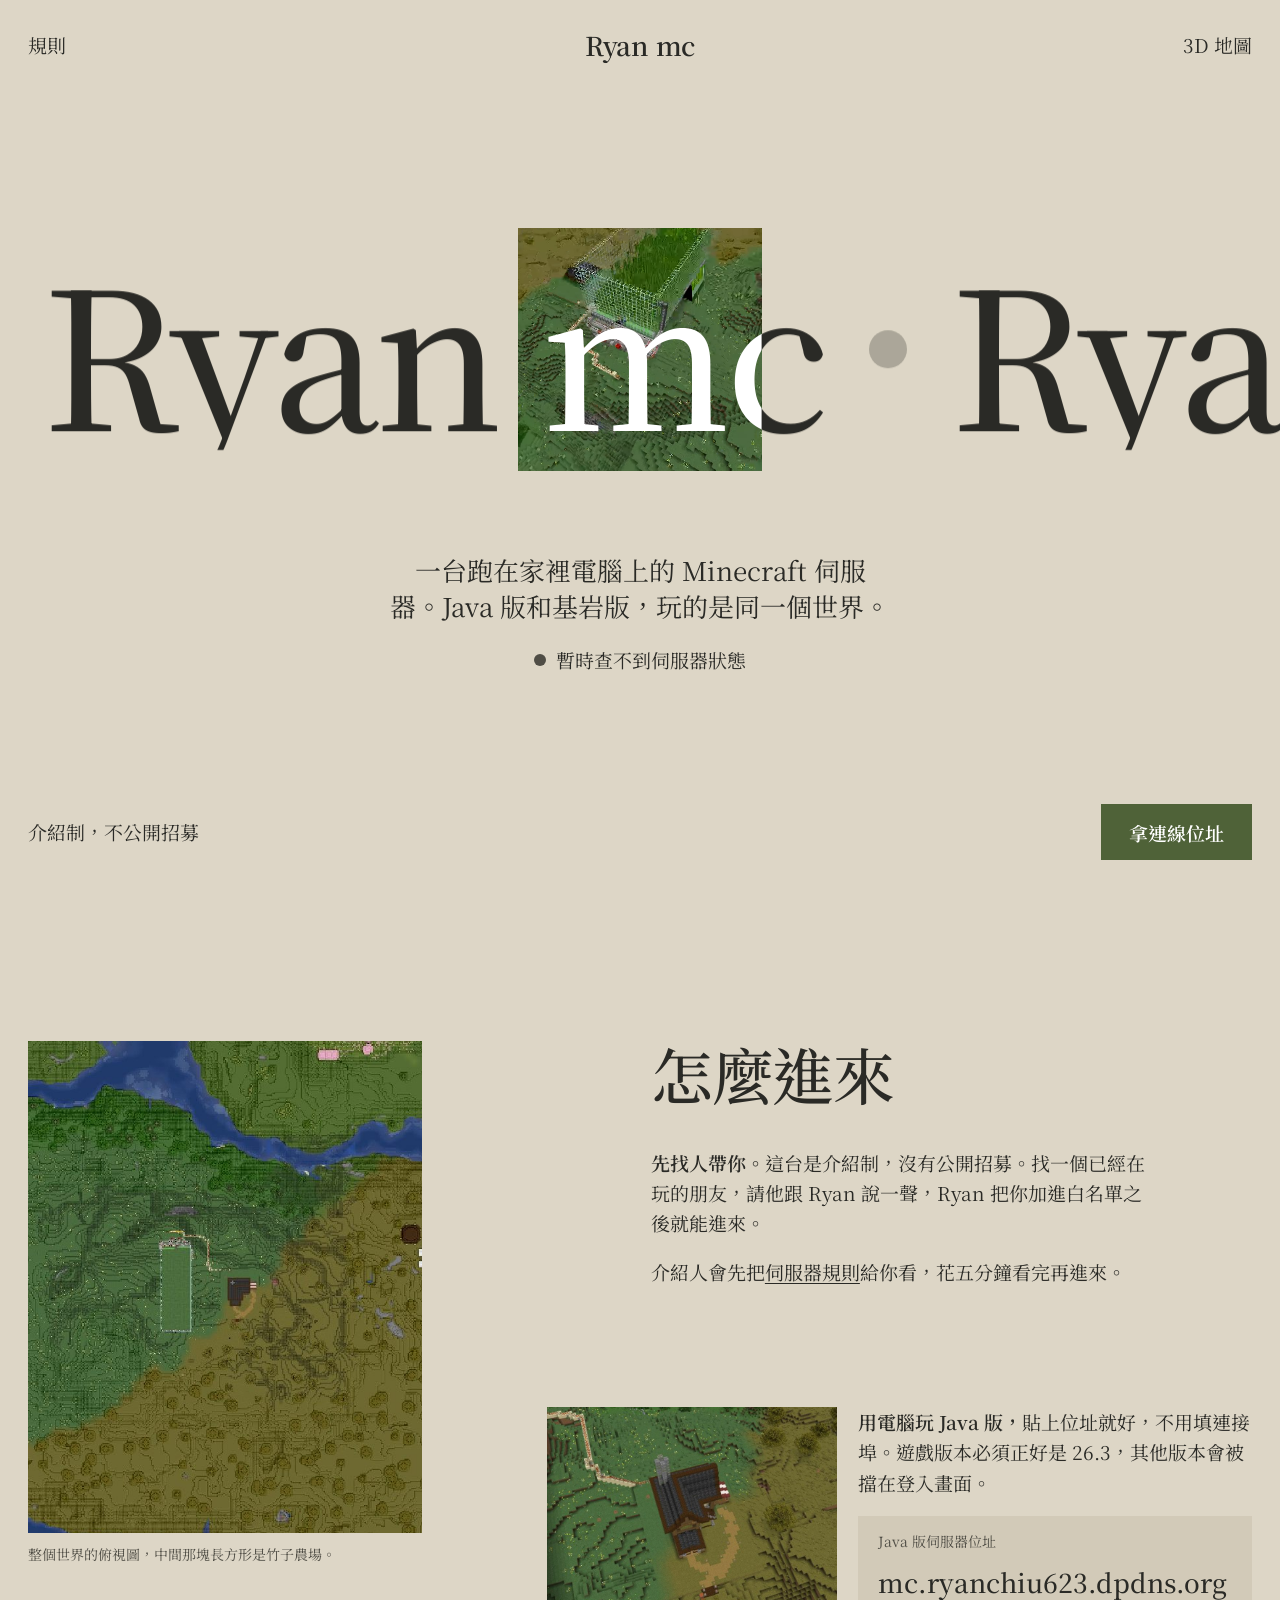
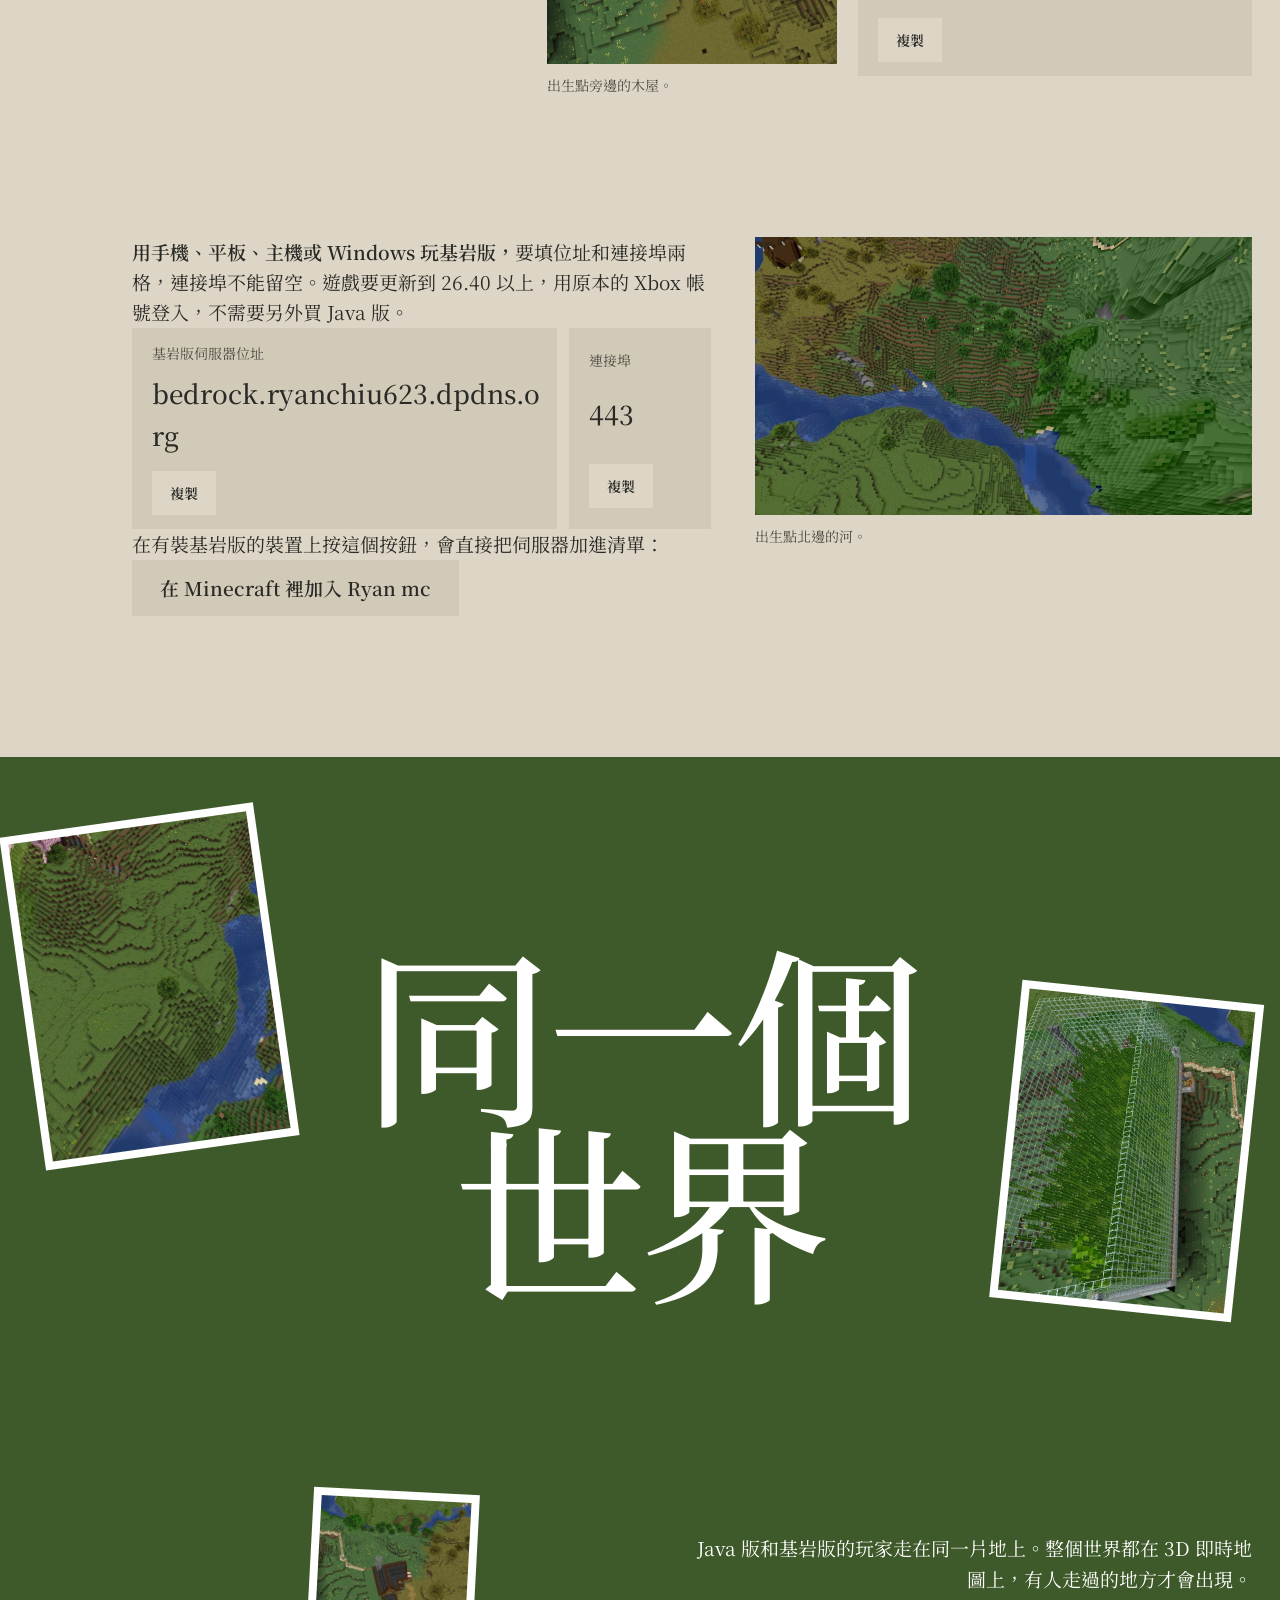
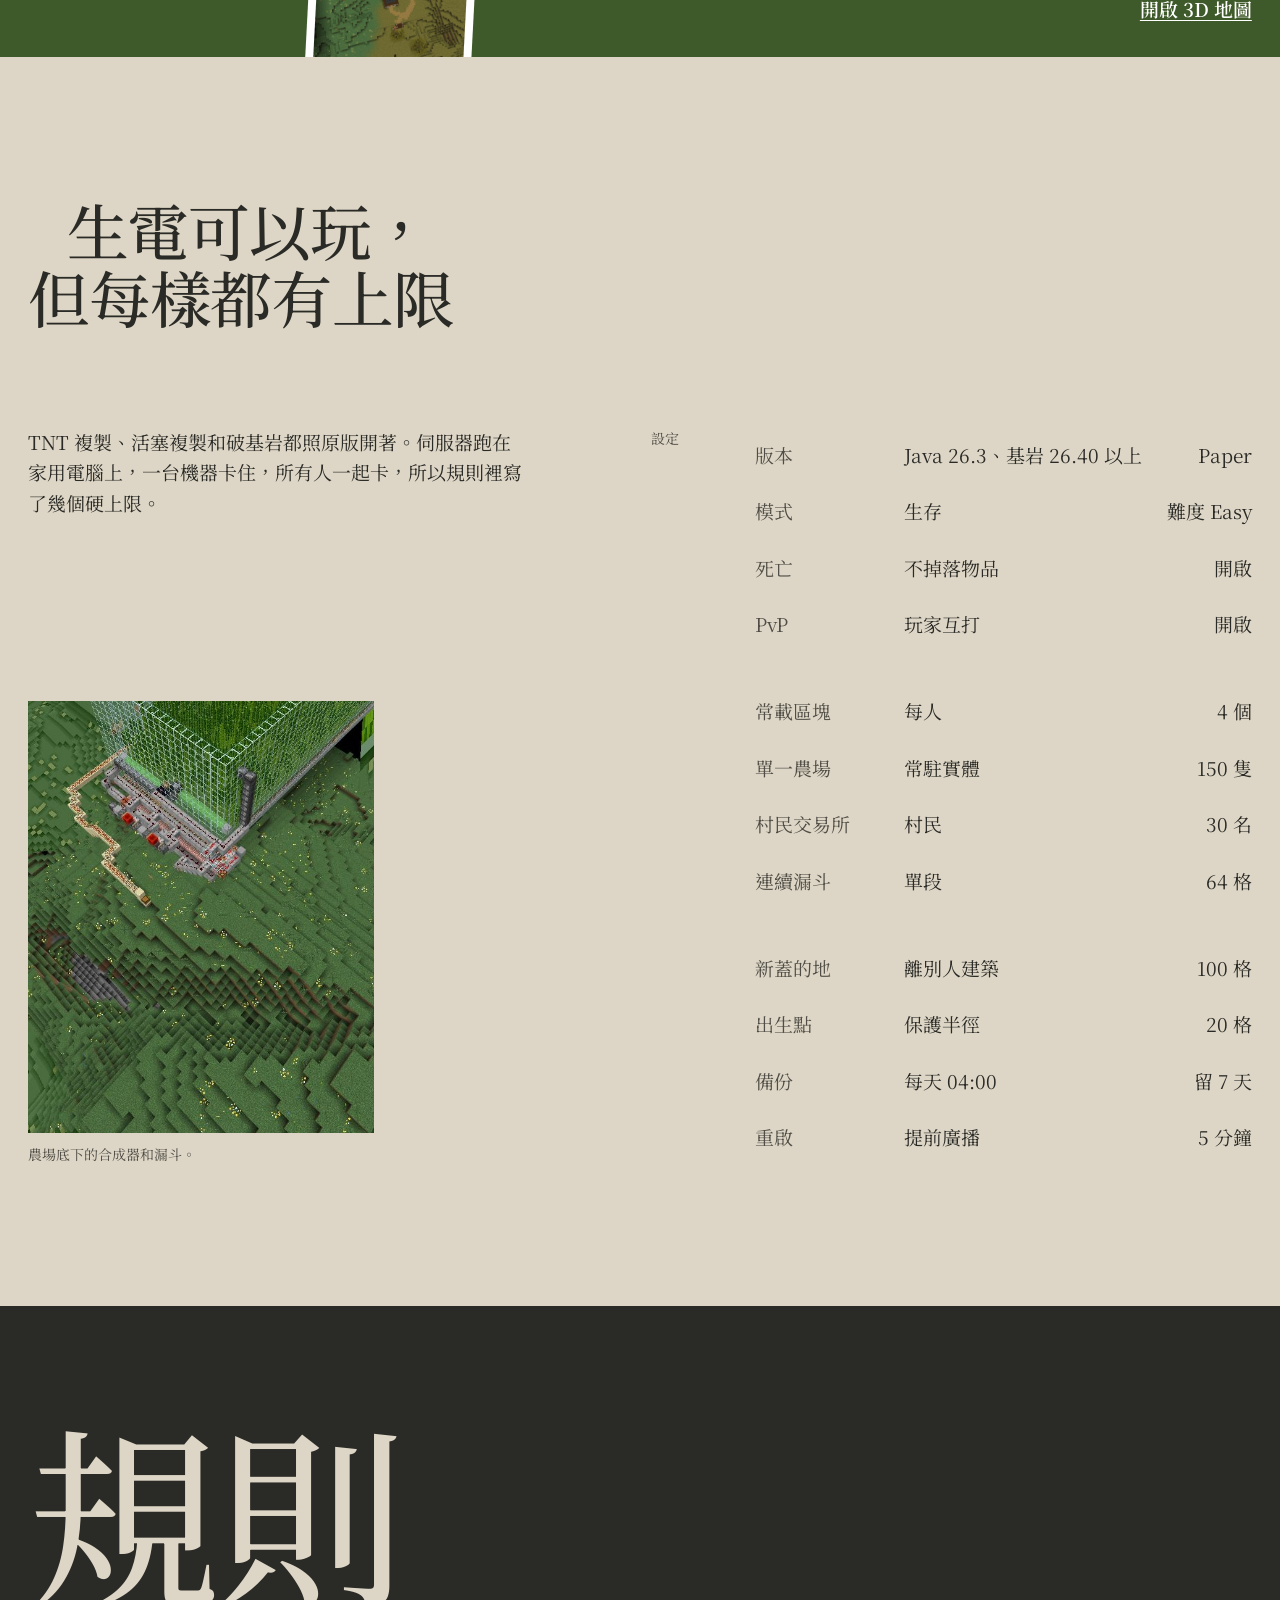
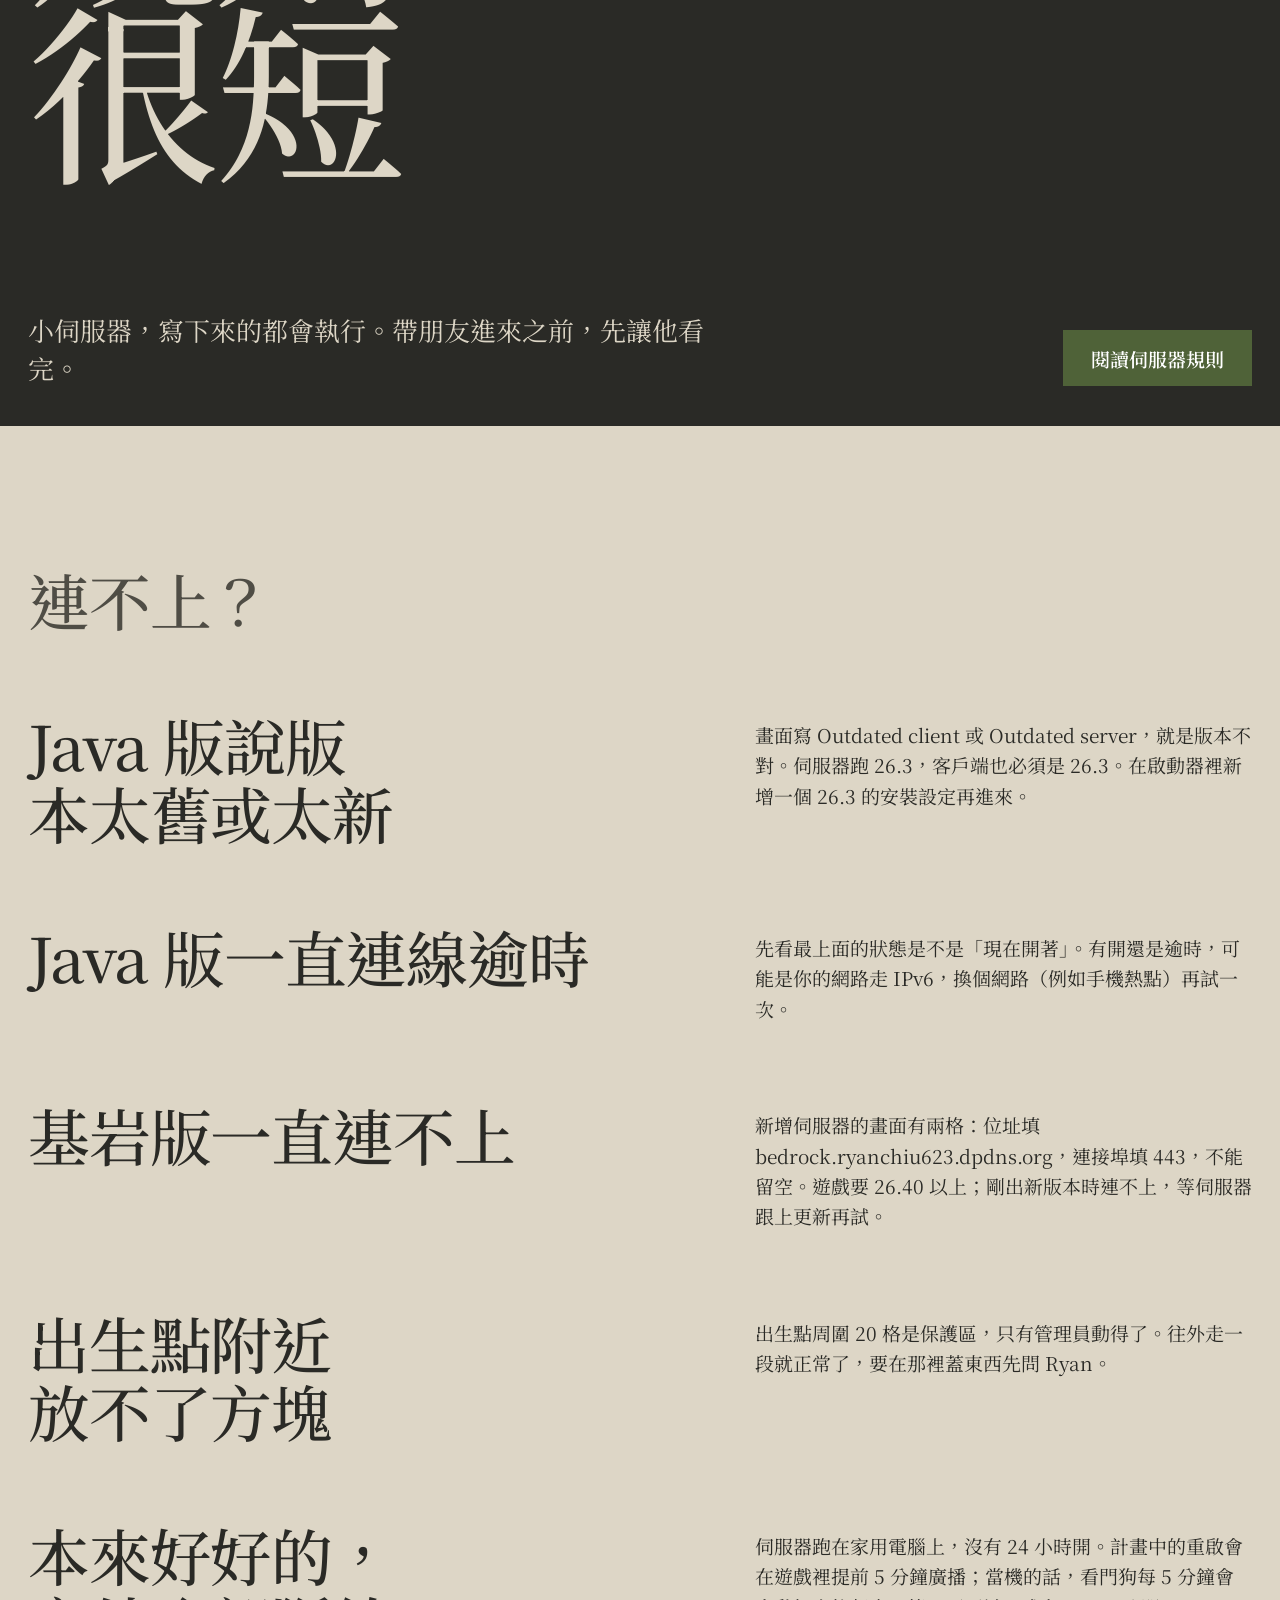
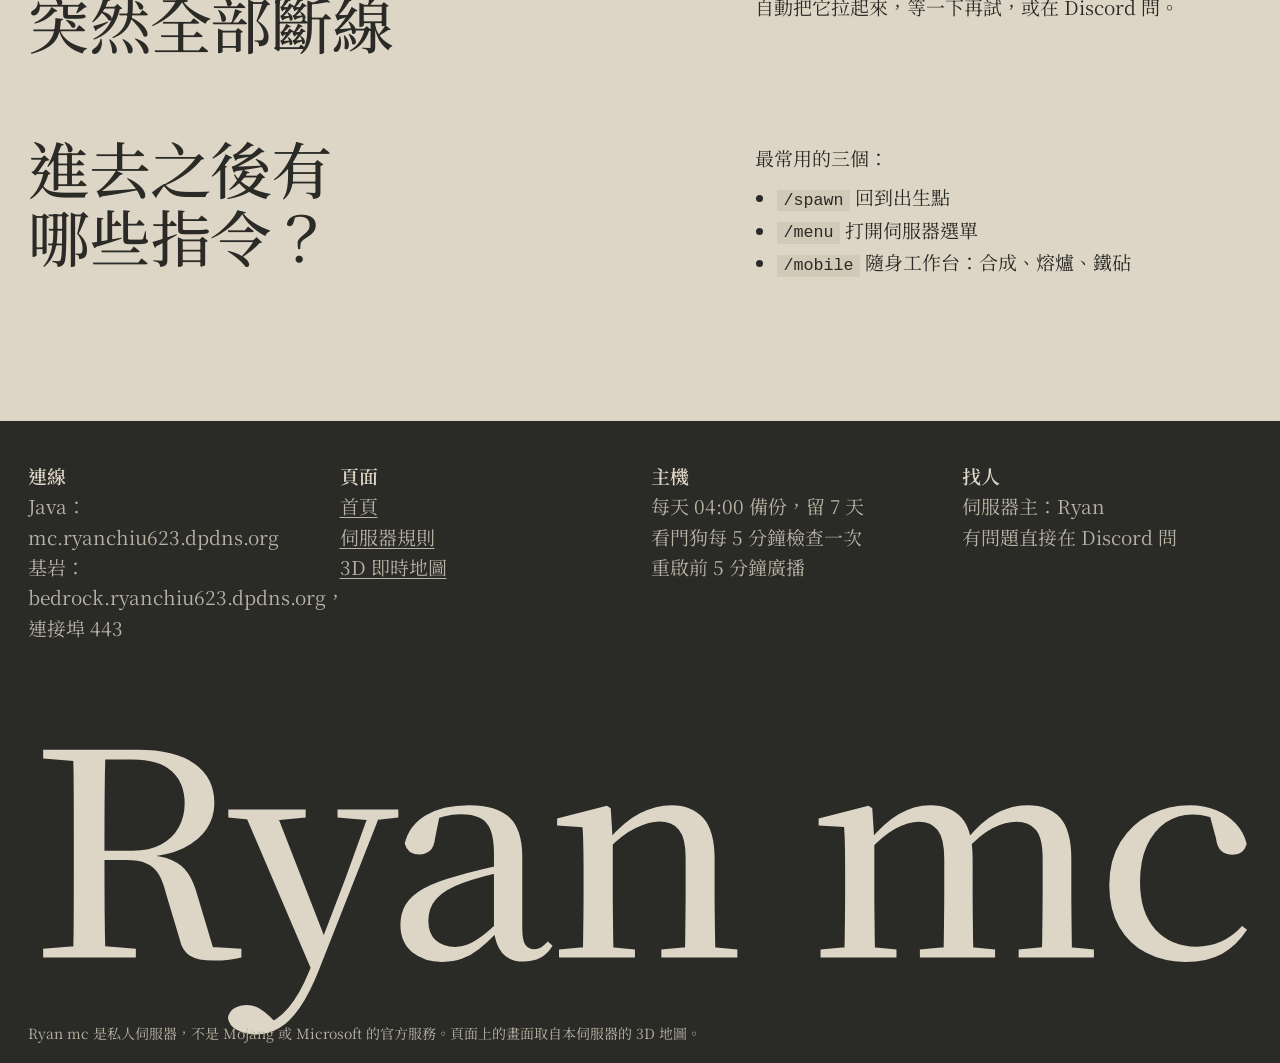
<file: index.html>
<!DOCTYPE html>
<html lang="zh-Hant">
<head>
<meta charset="utf-8">
<meta name="viewport" content="width=device-width, initial-scale=1">
<title>Ryan mc · Minecraft 伺服器</title>
<meta name="description" content="Ryan mc：一台跑在家裡電腦上的 Minecraft 伺服器，Java 版和基岩版玩同一個世界。連線位址、即時狀態、3D 地圖和規則都在這裡。">
<meta name="theme-color" content="#ddd6c6">
<meta property="og:type" content="website">
<meta property="og:title" content="Ryan mc · Minecraft 伺服器">
<meta property="og:description" content="Java 版和基岩版玩同一個世界。複製位址，開玩。">
<meta property="og:url" content="https://ryanchiu623-wq.github.io/ryan-mc/">
<meta property="og:image" content="https://ryanchiu623-wq.github.io/ryan-mc/assets/spawn-wide.jpg">
<link rel="icon" href="data:image/svg+xml,%3Csvg xmlns='http://www.w3.org/2000/svg' viewBox='0 0 16 16'%3E%3Crect width='16' height='16' fill='%234f6238'/%3E%3Crect x='3' y='3' width='4' height='4' fill='%23ddd6c6'/%3E%3Crect x='9' y='3' width='4' height='4' fill='%23ddd6c6'/%3E%3Crect x='6' y='8' width='4' height='5' fill='%23ddd6c6'/%3E%3C/svg%3E">
<link rel="preconnect" href="https://api.fontshare.com">
<link rel="preconnect" href="https://cdn.fontshare.com" crossorigin>
<link rel="preconnect" href="https://fonts.googleapis.com">
<link rel="preconnect" href="https://fonts.gstatic.com" crossorigin>
<link rel="stylesheet" href="https://api.fontshare.com/v2/css?f[]=erode@400,500,600&display=swap">
<link rel="stylesheet" href="https://fonts.googleapis.com/css2?family=Noto+Serif+TC:wght@400;500;600&display=swap">
<link rel="stylesheet" href="style.css">
<script>document.documentElement.classList.add('js');</script>
</head>
<body>
<a class="skip" href="#join">跳到連線位址</a>

<header class="hero">
  <nav class="toprow" aria-label="網站導覽">
    <a class="left" href="rules.html">規則</a>
    <a class="wordmark" href="./" aria-current="page">Ryan mc</a>
    <a class="right" href="https://map.ryanchiu623.dpdns.org" target="_blank" rel="noopener">3D 地圖</a>
  </nav>

  <div class="band">
    <figure class="square">
      <video src="assets/machine-orbit.webm" poster="assets/machine-square.jpg" width="800" height="800" autoplay muted loop playsinline aria-label="繞著伺服器裡的竹子農場和自動合成機慢慢轉一圈"></video>
    </figure>
    <div class="line">
      <div class="track">
        <h1>Ryan mc</h1><span class="dot" aria-hidden="true"></span><span class="copyname" data-t="Ryan mc" aria-hidden="true"></span><span class="dot" aria-hidden="true"></span><span class="copyname" data-t="Ryan mc" aria-hidden="true"></span><span class="dot" aria-hidden="true"></span><span class="copyname" data-t="Ryan mc" aria-hidden="true"></span><span class="dot" aria-hidden="true"></span><span class="copyname" data-t="Ryan mc" aria-hidden="true"></span><span class="dot" aria-hidden="true"></span><span class="copyname" data-t="Ryan mc" aria-hidden="true"></span><span class="dot" aria-hidden="true"></span><span class="copyname" data-t="Ryan mc" aria-hidden="true"></span><span class="dot" aria-hidden="true"></span><span class="copyname" data-t="Ryan mc" aria-hidden="true"></span><span class="dot" aria-hidden="true"></span>
      </div>
    </div>
    <div class="line paper" aria-hidden="true">
      <div class="track">
        <span class="copyname" data-t="Ryan mc"></span><span class="dot"></span><span class="copyname" data-t="Ryan mc"></span><span class="dot"></span><span class="copyname" data-t="Ryan mc"></span><span class="dot"></span><span class="copyname" data-t="Ryan mc"></span><span class="dot"></span><span class="copyname" data-t="Ryan mc"></span><span class="dot"></span><span class="copyname" data-t="Ryan mc"></span><span class="dot"></span><span class="copyname" data-t="Ryan mc"></span><span class="dot"></span><span class="copyname" data-t="Ryan mc"></span><span class="dot"></span>
      </div>
    </div>
  </div>

  <div class="about">
    <p>一台跑在家裡電腦上的 Minecraft 伺服器。Java 版和基岩版，玩的是同一個世界。</p>
    <p class="status" role="status" aria-live="polite"><span class="lamp" aria-hidden="true"></span><span id="status-text">電腦開著才連得上，正在查現在有沒有開</span></p>
  </div>

  <div class="bottomrow">
    <span>介紹制，不公開招募</span>
    <a class="button" href="#join">拿連線位址</a>
  </div>
</header>

<main>

  <section id="join" class="wrap" aria-labelledby="h-join">
    <div class="grid diag">
      <figure class="p1" data-reveal>
        <img src="assets/world-map.jpg" width="600" height="800" alt="伺服器世界的俯視地圖：河流、草原、莽原和櫻花林" loading="lazy">
        <figcaption>整個世界的俯視圖，中間那塊長方形是竹子農場。</figcaption>
      </figure>
      <h2 id="h-join">怎麼進來</h2>
      <div class="t1 stage" data-reveal>
        <p><span class="run">先找人帶你。</span>這台是介紹制，沒有公開招募。找一個已經在玩的朋友，請他跟 Ryan 說一聲，Ryan 把你加進白名單之後就能進來。</p>
        <p>介紹人會先把<a href="rules.html">伺服器規則</a>給你看，花五分鐘看完再進來。</p>
      </div>

      <figure class="p2" data-reveal>
        <img src="assets/spawn-house.jpg" width="800" height="800" alt="出生點旁邊的木屋和通往農場的鐵軌" loading="lazy">
        <figcaption>出生點旁邊的木屋。</figcaption>
      </figure>
      <div class="t2 stage" data-reveal>
        <p><span class="run">用電腦玩 Java 版，</span>貼上位址就好，不用填連接埠。遊戲版本必須正好是 26.3，其他版本會被擋在登入畫面。</p>
        <div class="addr">
          <span class="label">Java 版伺服器位址</span>
          <span class="value" id="java-addr">mc.ryanchiu623.dpdns.org</span>
          <button class="copy" type="button" data-target="java-addr">複製</button>
        </div>
      </div>

      <figure class="p3" data-reveal>
        <img src="assets/river.jpg" width="1440" height="900" alt="世界裡的一條河，兩岸是草原和莽原" loading="lazy">
        <figcaption>出生點北邊的河。</figcaption>
      </figure>
      <div class="t3 stage" data-reveal>
        <p><span class="run">用手機、平板、主機或 Windows 玩基岩版，</span>要填位址和連接埠兩格，連接埠不能留空。遊戲要更新到 26.40 以上，用原本的 Xbox 帳號登入，不需要另外買 Java 版。</p>
        <div class="pair">
          <div class="addr">
            <span class="label">基岩版伺服器位址</span>
            <span class="value" id="be-addr">bedrock.ryanchiu623.dpdns.org</span>
            <button class="copy" type="button" data-target="be-addr">複製</button>
          </div>
          <div class="addr">
            <span class="label">連接埠</span>
            <span class="value" id="be-port">443</span>
            <button class="copy" type="button" data-target="be-port">複製</button>
          </div>
        </div>
        <p>在有裝基岩版的裝置上按這個按鈕，會直接把伺服器加進清單：</p>
        <a class="button quiet" href="minecraft://?addExternalServer=Ryan%20mc%7Cbedrock.ryanchiu623.dpdns.org%3A443">在 Minecraft 裡加入 Ryan mc</a>
      </div>
    </div>
  </section>

  <section class="world" aria-labelledby="h-world">
    <h2 id="h-world"><span>同一個</span><span>世界</span></h2>
    <div class="prints">
      <figure class="print a"><img src="assets/cherry.jpg" width="660" height="880" alt="山坡上的櫻花樹和河灣" loading="lazy"></figure>
      <figure class="print b"><img src="assets/bamboo-farm.jpg" width="600" height="800" alt="玻璃罩住的竹子農場，旁邊是鐵軌" loading="lazy"></figure>
      <figure class="print c"><img src="assets/spawn-wide.jpg" width="1408" height="880" alt="出生點一帶的草原和莽原" loading="lazy"></figure>
    </div>
    <p class="note">Java 版和基岩版的玩家走在同一片地上。整個世界都在 3D 即時地圖上，有人走過的地方才會出現。<br><a href="https://map.ryanchiu623.dpdns.org" target="_blank" rel="noopener">開啟 3D 地圖</a></p>
  </section>

  <section class="wrap" aria-labelledby="h-facts">
    <div class="grid facts">
      <h2 id="h-facts"><span>生電可以玩，</span><span>但每樣都有上限</span></h2>
      <p class="intro">TNT 複製、活塞複製和破基岩都照原版開著。伺服器跑在家用電腦上，一台機器卡住，所有人一起卡，所以規則裡寫了幾個硬上限。</p>
      <figure class="side" data-reveal>
        <img src="assets/redstone.jpg" width="560" height="700" alt="農場底下的紅石線路、漏斗和合成器" loading="lazy">
        <figcaption class="caption">農場底下的合成器和漏斗。</figcaption>
      </figure>
      <span class="tag">設定</span>
      <table>
        <tbody>
          <tr><th scope="row">版本</th><td>Java 26.3、基岩 26.40 以上</td><td class="v">Paper</td></tr>
          <tr><th scope="row">模式</th><td>生存</td><td class="v">難度 Easy</td></tr>
          <tr><th scope="row">死亡</th><td>不掉落物品</td><td class="v">開啟</td></tr>
          <tr><th scope="row">PvP</th><td>玩家互打</td><td class="v">開啟</td></tr>
          <tr class="gap"><th scope="row">常載區塊</th><td>每人</td><td class="v">4 個</td></tr>
          <tr><th scope="row">單一農場</th><td>常駐實體</td><td class="v">150 隻</td></tr>
          <tr><th scope="row">村民交易所</th><td>村民</td><td class="v">30 名</td></tr>
          <tr><th scope="row">連續漏斗</th><td>單段</td><td class="v">64 格</td></tr>
          <tr class="gap"><th scope="row">新蓋的地</th><td>離別人建築</td><td class="v">100 格</td></tr>
          <tr><th scope="row">出生點</th><td>保護半徑</td><td class="v">20 格</td></tr>
          <tr><th scope="row">備份</th><td>每天 04:00</td><td class="v">留 7 天</td></tr>
          <tr><th scope="row">重啟</th><td>提前廣播</td><td class="v">5 分鐘</td></tr>
        </tbody>
      </table>
    </div>
  </section>

  <section class="close" aria-labelledby="h-close">
    <h2 id="h-close"><span>規則</span><span>很短</span></h2>
    <div class="base">
      <p>小伺服器，寫下來的都會執行。帶朋友進來之前，先讓他看完。</p>
      <a class="button" href="rules.html">閱讀伺服器規則</a>
    </div>
  </section>

  <section class="wrap" aria-labelledby="h-qa">
    <div class="grid qa">
      <h2 id="h-qa">連不上？</h2>

      <h3>Java 版說版本太舊或太新</h3>
      <div class="a"><p>畫面寫 Outdated client 或 Outdated server，就是版本不對。伺服器跑 26.3，客戶端也必須是 26.3。在啟動器裡新增一個 26.3 的安裝設定再進來。</p></div>

      <h3>Java 版一直連線逾時</h3>
      <div class="a"><p>先看最上面的狀態是不是「現在開著」。有開還是逾時，可能是你的網路走 IPv6，換個網路（例如手機熱點）再試一次。</p></div>

      <h3>基岩版一直連不上</h3>
      <div class="a"><p>新增伺服器的畫面有兩格：位址填 bedrock.ryanchiu623.dpdns.org，連接埠填 443，不能留空。遊戲要 26.40 以上；剛出新版本時連不上，等伺服器跟上更新再試。</p></div>

      <h3>出生點附近放不了方塊</h3>
      <div class="a"><p>出生點周圍 20 格是保護區，只有管理員動得了。往外走一段就正常了，要在那裡蓋東西先問 Ryan。</p></div>

      <h3>本來好好的，突然全部斷線</h3>
      <div class="a"><p>伺服器跑在家用電腦上，沒有 24 小時開。計畫中的重啟會在遊戲裡提前 5 分鐘廣播；當機的話，看門狗每 5 分鐘會自動把它拉起來，等一下再試，或在 Discord 問。</p></div>

      <h3>進去之後有哪些指令？</h3>
      <div class="a">
        <p>最常用的三個：</p>
        <ul>
          <li><code>/spawn</code> 回到出生點</li>
          <li><code>/menu</code> 打開伺服器選單</li>
          <li><code>/mobile</code> 隨身工作台：合成、熔爐、鐵砧</li>
        </ul>
      </div>
    </div>
  </section>

</main>

<footer>
  <div class="grid cols">
    <div>
      <p>連線</p>
      <ul><li>Java：mc.ryanchiu623.dpdns.org</li><li>基岩：bedrock.ryanchiu623.dpdns.org，連接埠 443</li></ul>
    </div>
    <div>
      <p>頁面</p>
      <ul><li><a href="./">首頁</a></li><li><a href="rules.html">伺服器規則</a></li><li><a href="https://map.ryanchiu623.dpdns.org" target="_blank" rel="noopener">3D 即時地圖</a></li></ul>
    </div>
    <div>
      <p>主機</p>
      <ul><li>每天 04:00 備份，留 7 天</li><li>看門狗每 5 分鐘檢查一次</li><li>重啟前 5 分鐘廣播</li></ul>
    </div>
    <div>
      <p>找人</p>
      <ul><li>伺服器主：Ryan</li><li>有問題直接在 Discord 問</li></ul>
    </div>
  </div>
  <div></div>
  <div class="name" aria-hidden="true">
    <svg viewBox="0 0 1000 205" role="presentation"><text x="0" y="168" font-size="232" textLength="1000" lengthAdjust="spacingAndGlyphs">Ryan mc</text></svg>
  </div>
  <p class="legal">Ryan mc 是私人伺服器，不是 Mojang 或 Microsoft 的官方服務。頁面上的畫面取自本伺服器的 3D 地圖。</p>
</footer>

<script src="site.js"></script>
</body>
</html>
</file>
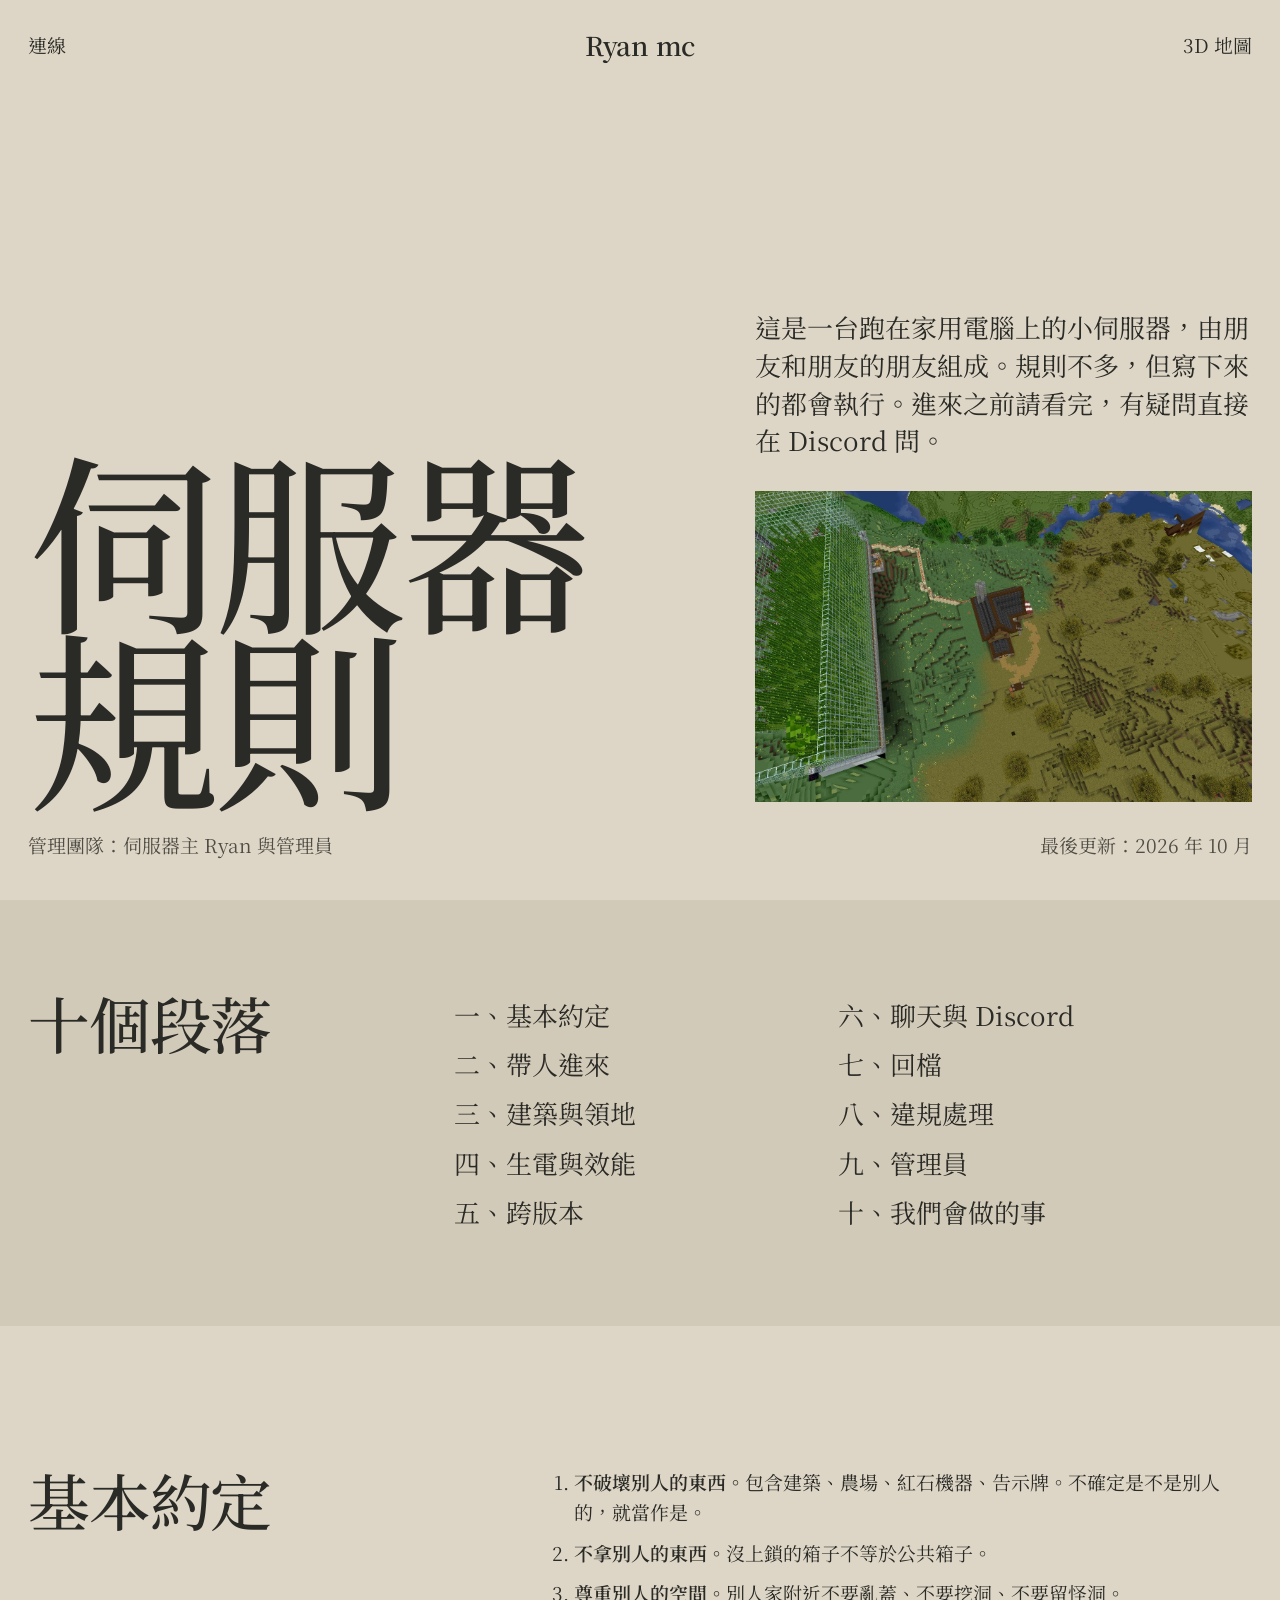
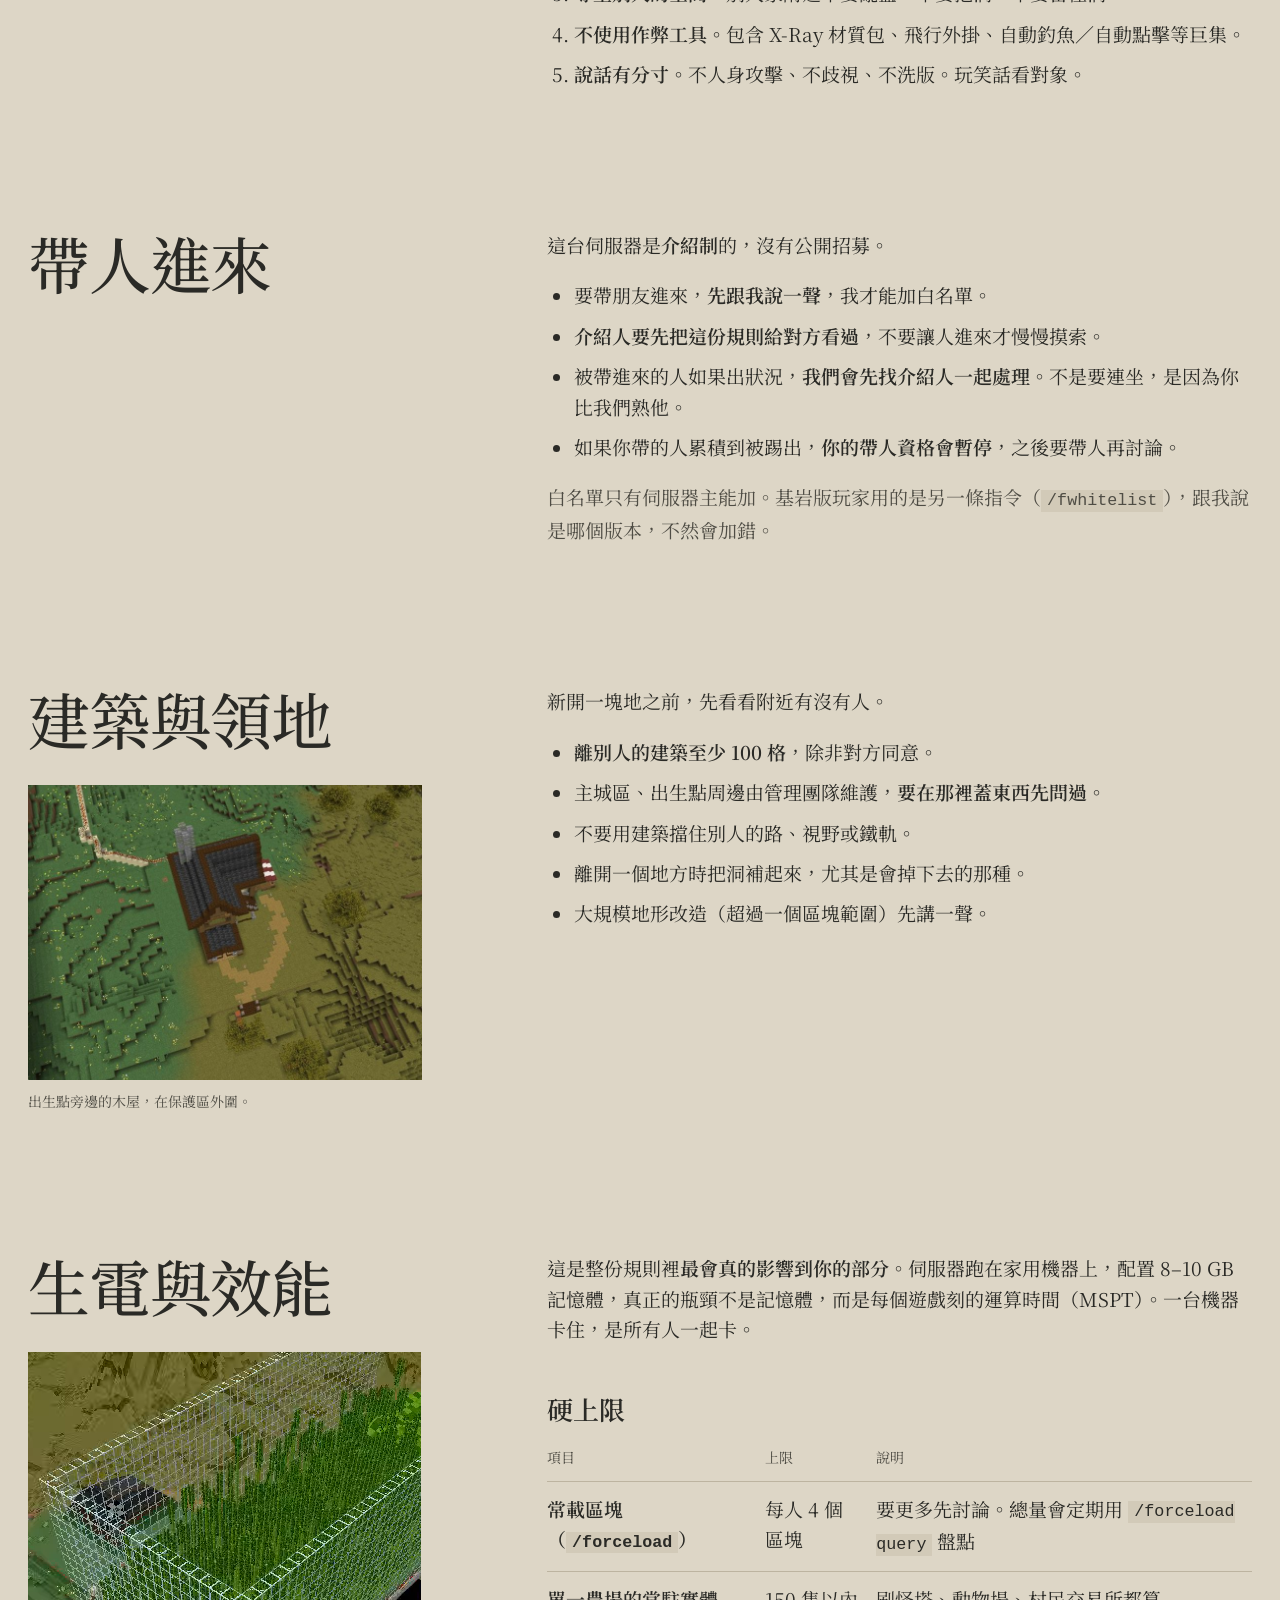
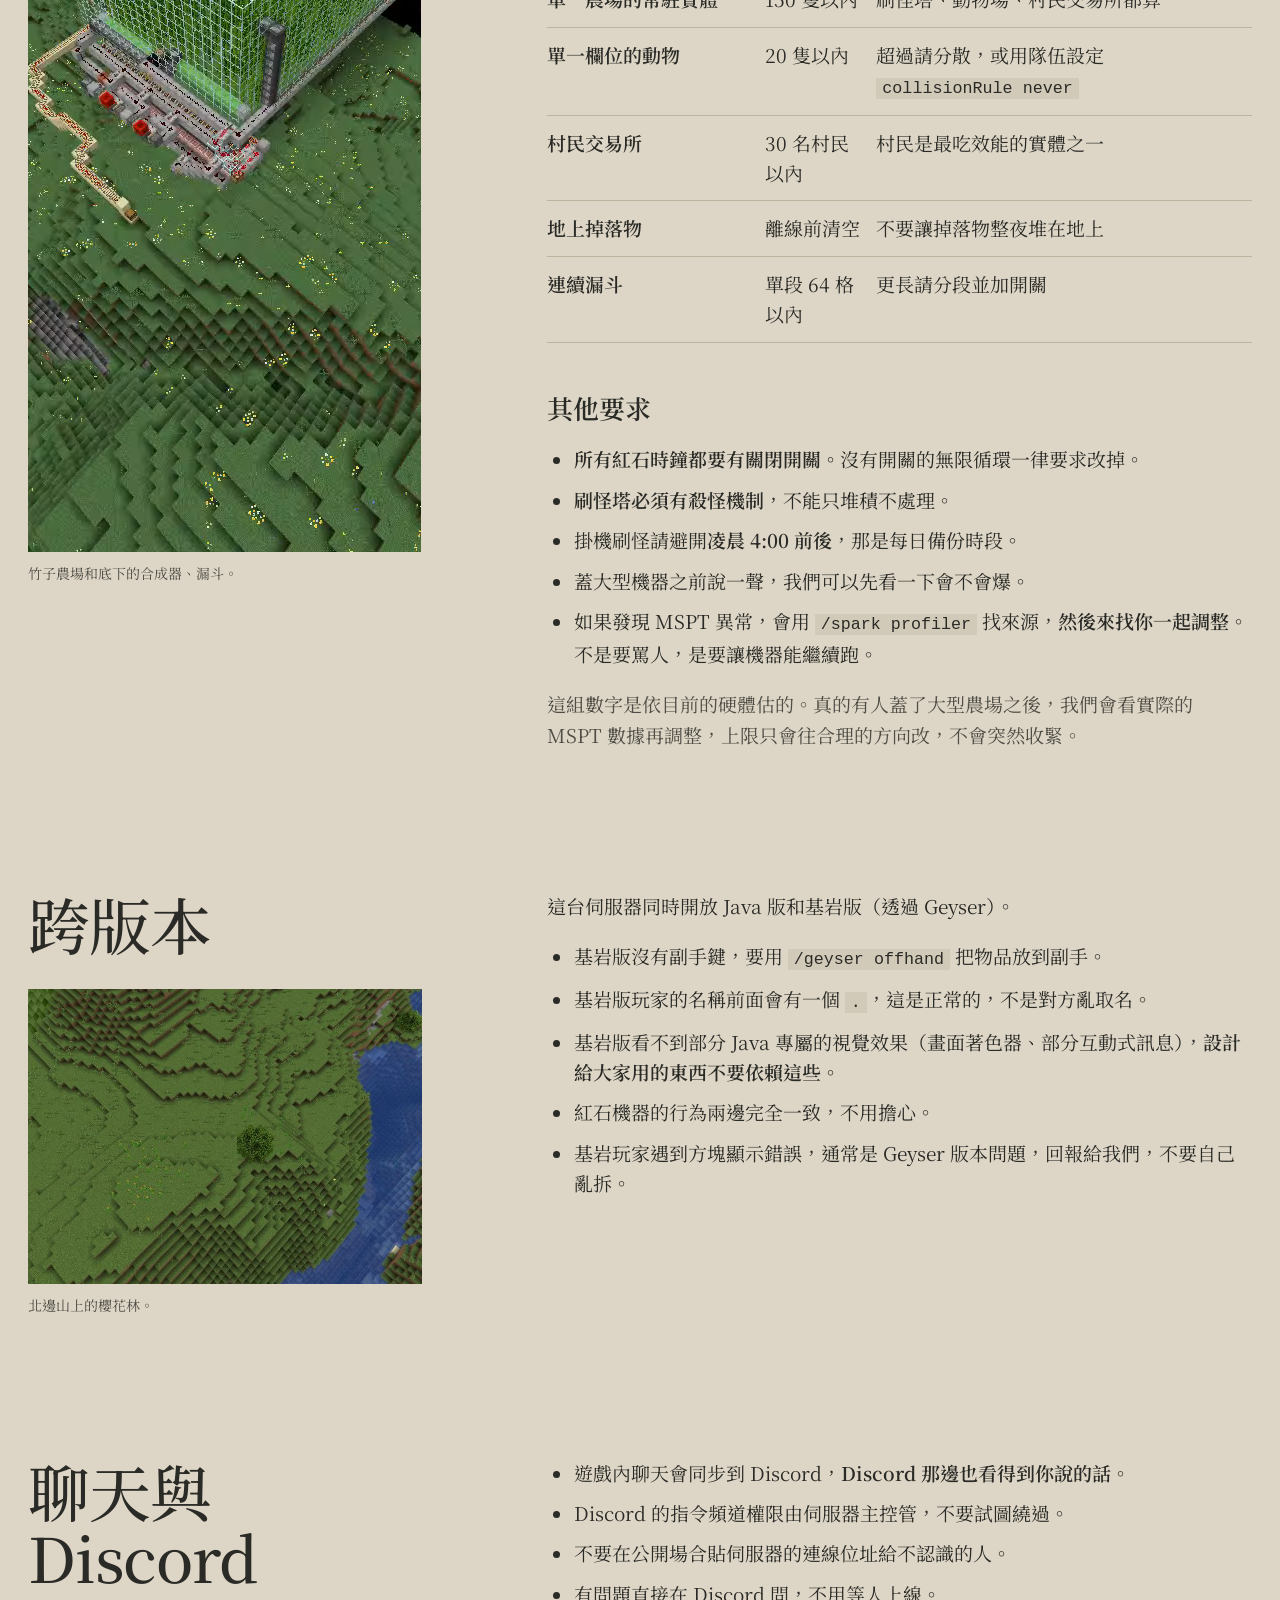
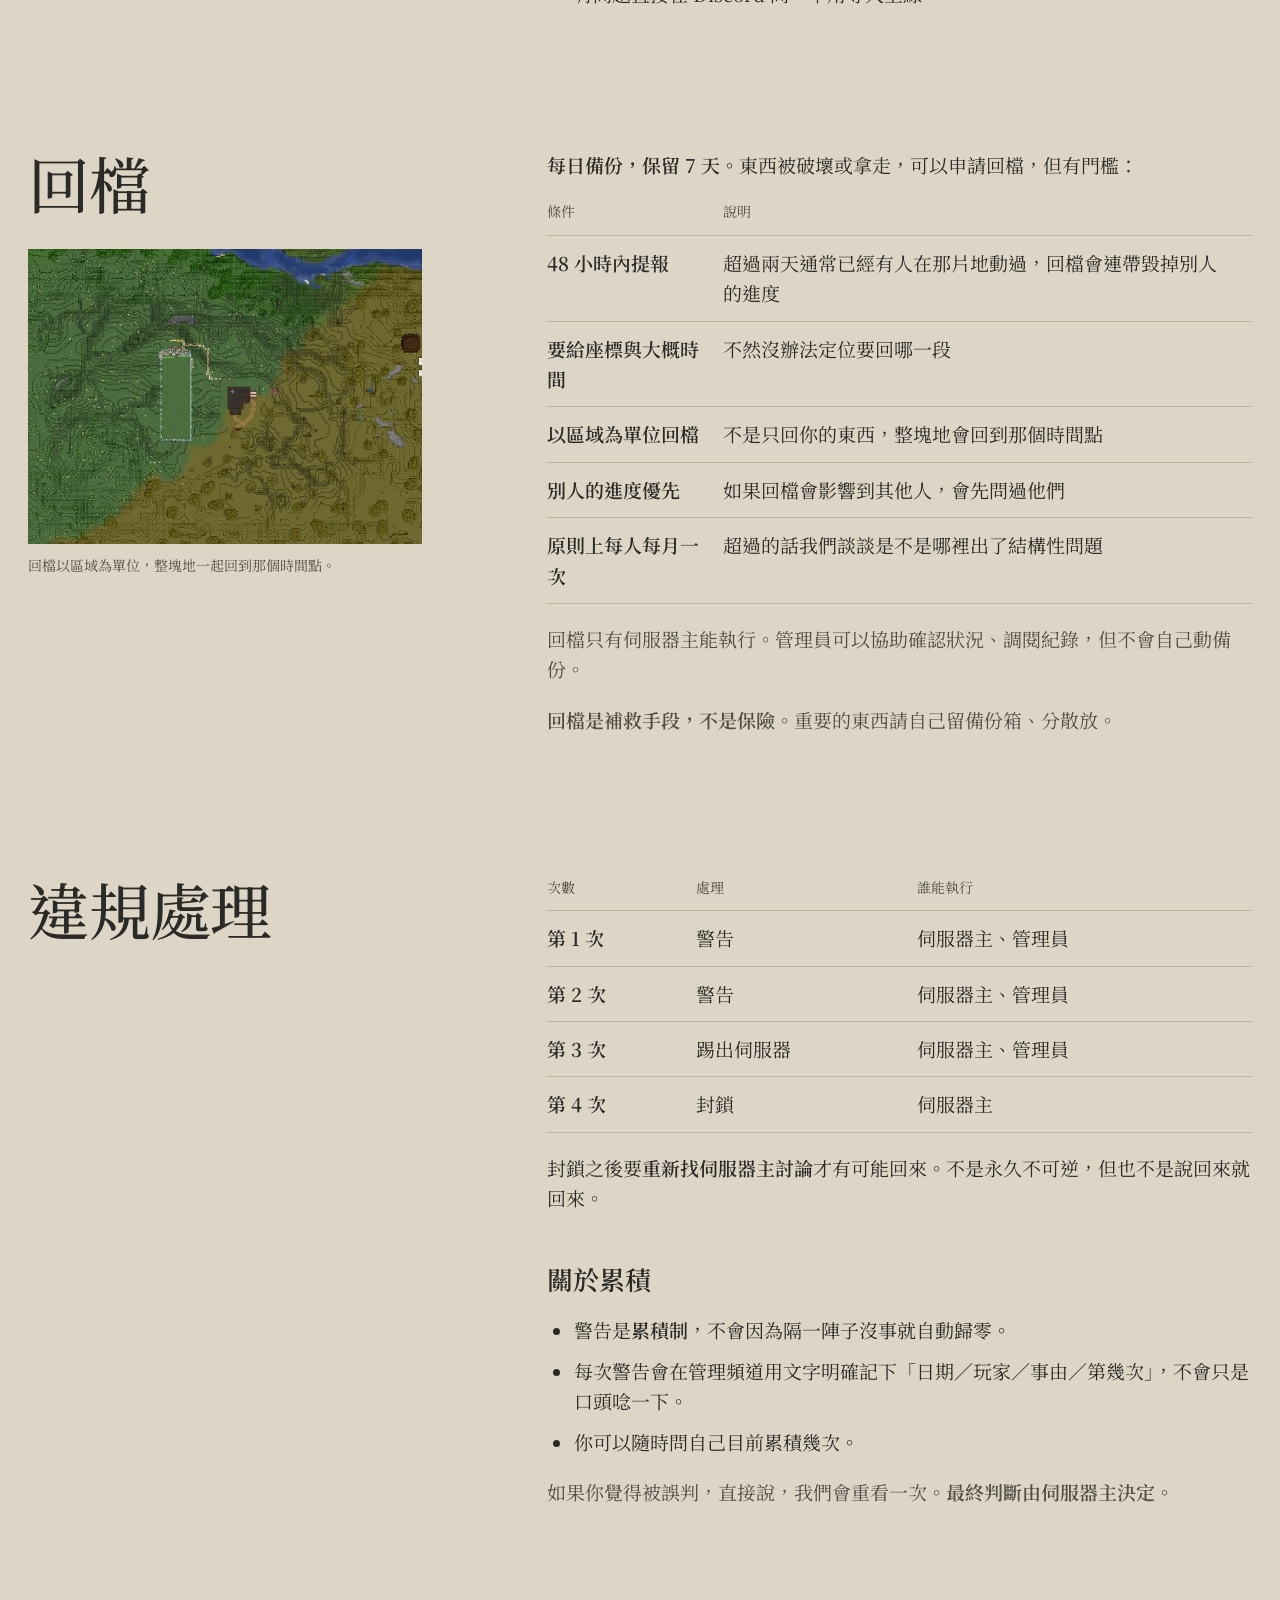
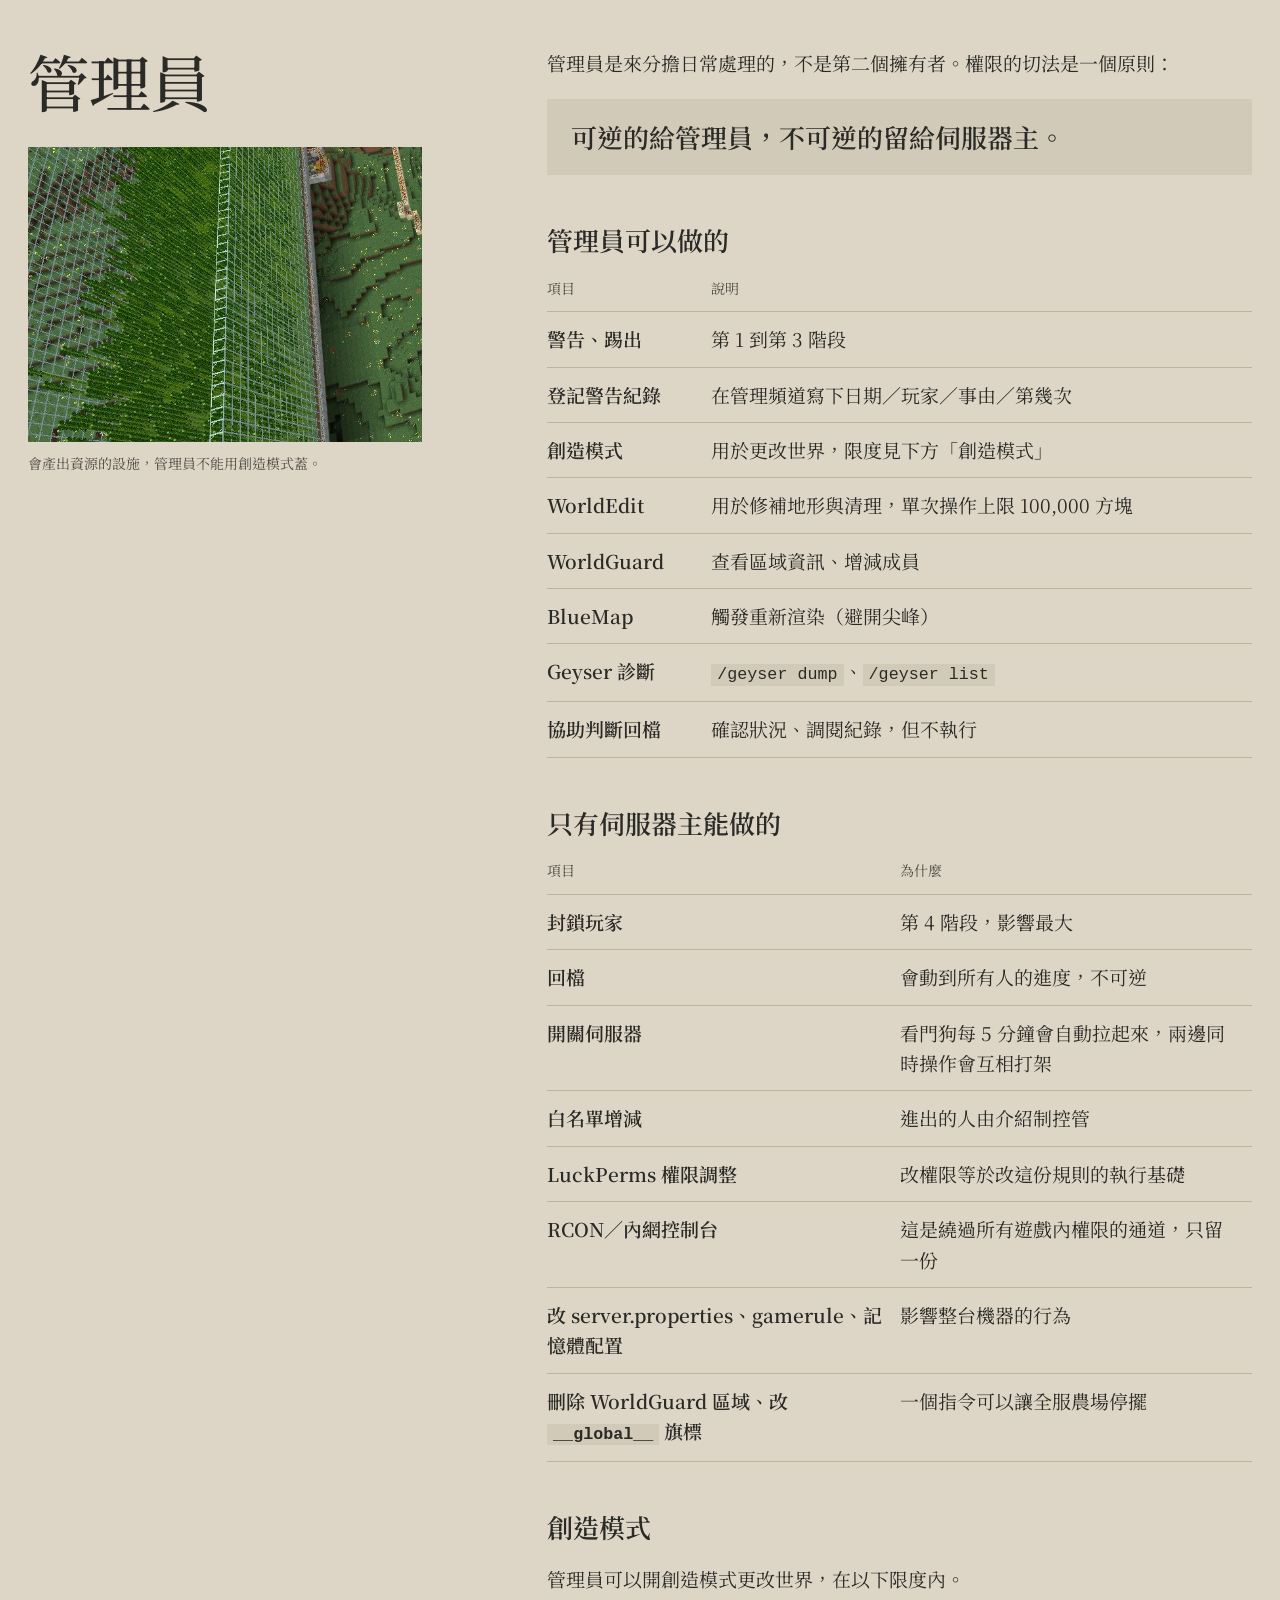
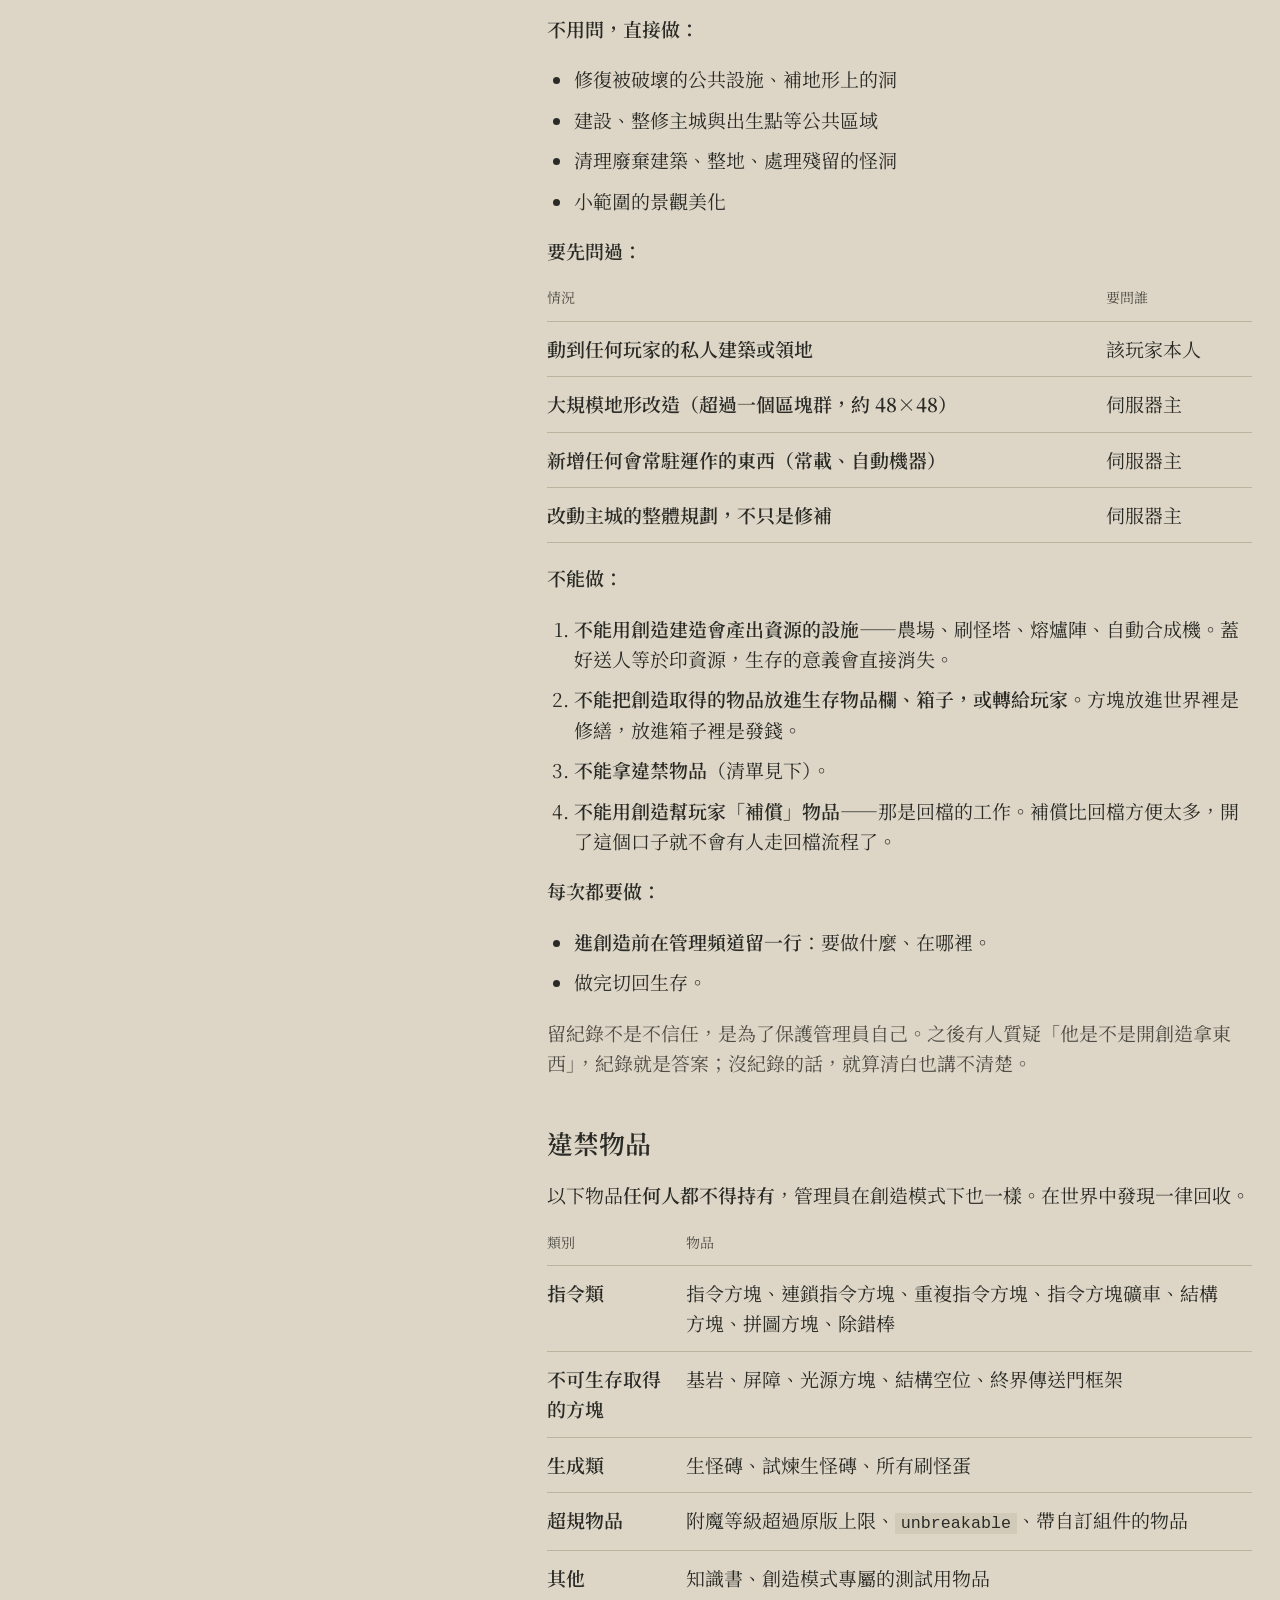
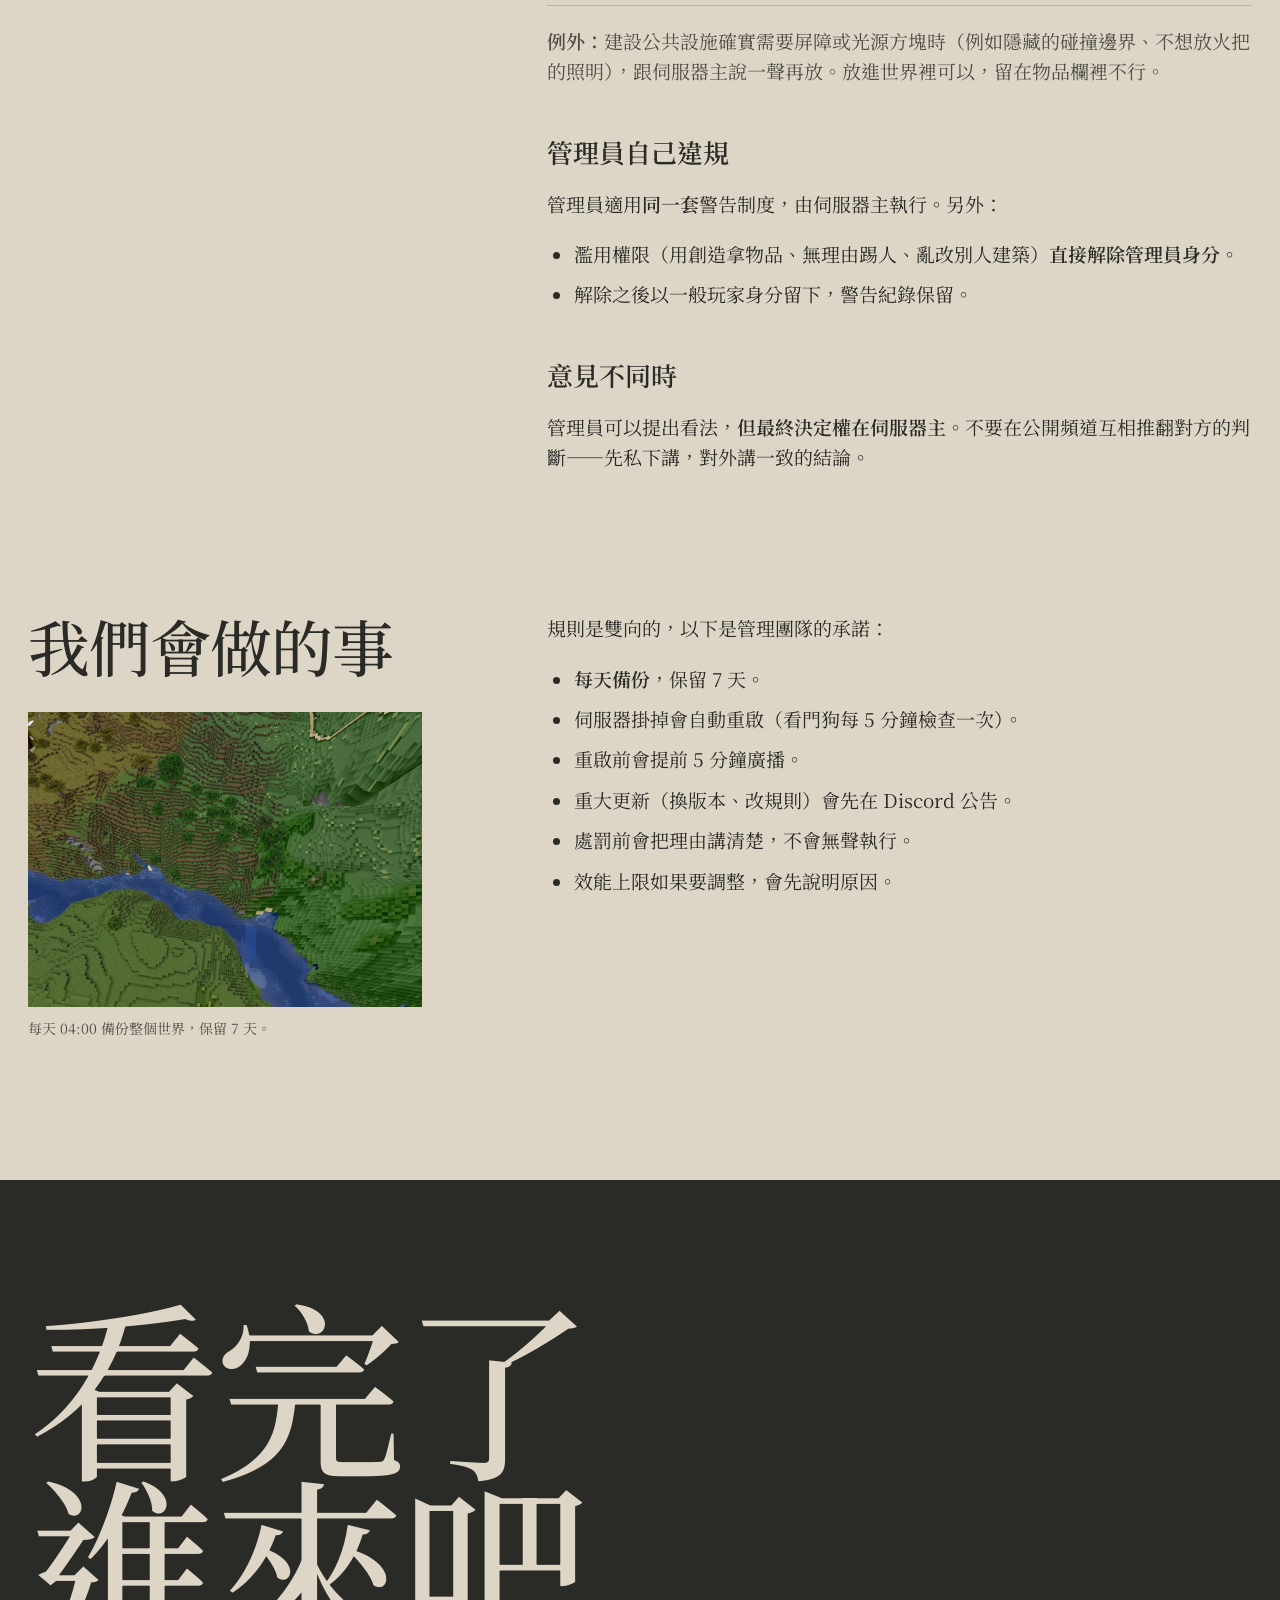
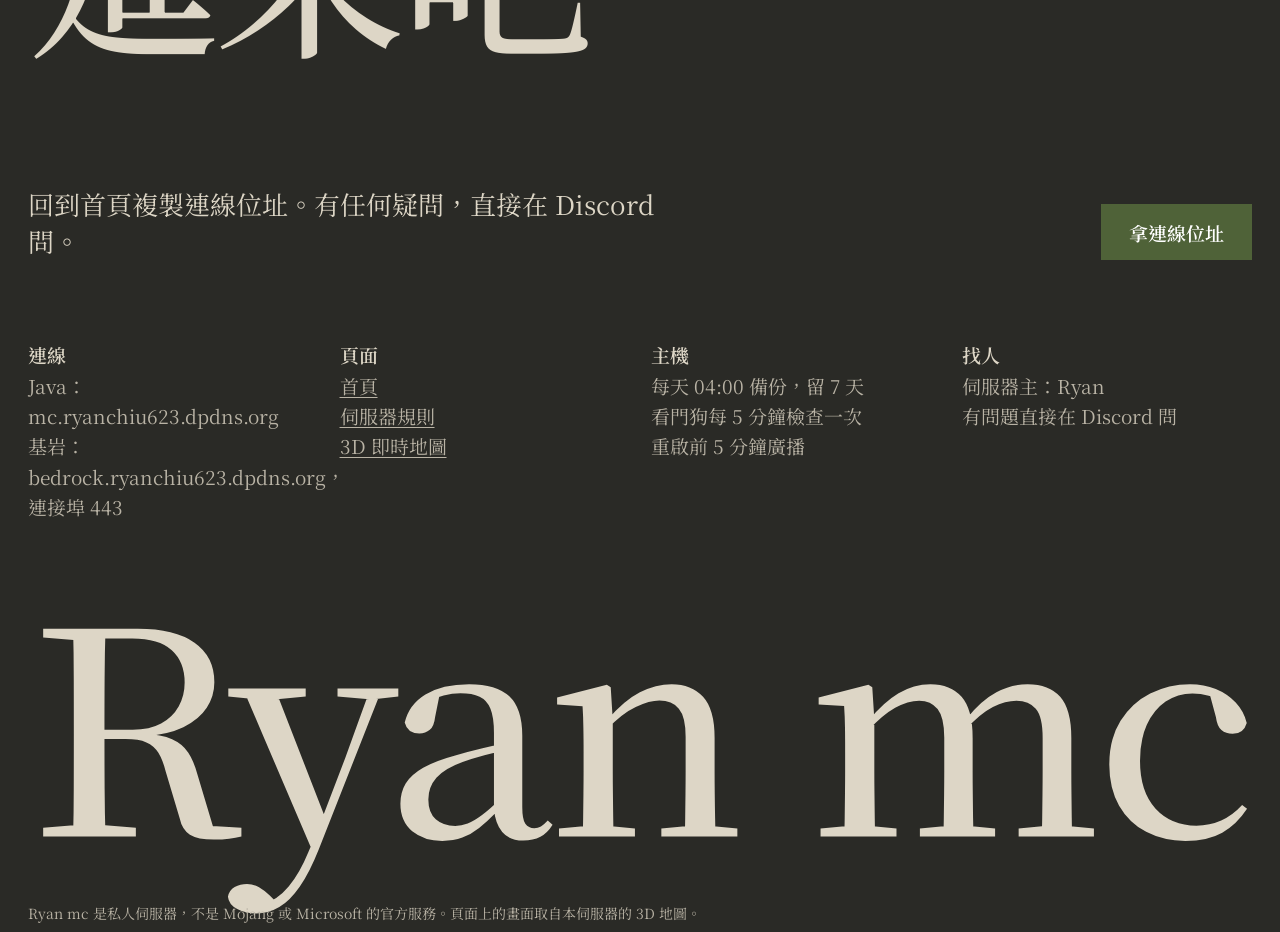
<file: rules.html>
<!DOCTYPE html>
<html lang="zh-Hant">
<head>
<meta charset="utf-8">
<meta name="viewport" content="width=device-width, initial-scale=1">
<title>伺服器規則 · Ryan mc</title>
<meta name="description" content="Ryan mc Minecraft 伺服器的玩家守則：基本約定、帶人進來、建築與領地、生電與效能、回檔、違規處理。進來之前請看完。">
<meta name="theme-color" content="#ddd6c6">
<meta property="og:type" content="article">
<meta property="og:title" content="伺服器規則 · Ryan mc">
<meta property="og:description" content="規則不多，但寫下來的都會執行。進來之前請看完。">
<meta property="og:url" content="https://ryanchiu623-wq.github.io/ryan-mc/rules.html">
<meta property="og:image" content="https://ryanchiu623-wq.github.io/ryan-mc/assets/spawn-wide.jpg">
<link rel="icon" href="data:image/svg+xml,%3Csvg xmlns='http://www.w3.org/2000/svg' viewBox='0 0 16 16'%3E%3Crect width='16' height='16' fill='%234f6238'/%3E%3Crect x='3' y='3' width='4' height='4' fill='%23ddd6c6'/%3E%3Crect x='9' y='3' width='4' height='4' fill='%23ddd6c6'/%3E%3Crect x='6' y='8' width='4' height='5' fill='%23ddd6c6'/%3E%3C/svg%3E">
<link rel="preconnect" href="https://api.fontshare.com">
<link rel="preconnect" href="https://cdn.fontshare.com" crossorigin>
<link rel="preconnect" href="https://fonts.googleapis.com">
<link rel="preconnect" href="https://fonts.gstatic.com" crossorigin>
<link rel="stylesheet" href="https://api.fontshare.com/v2/css?f[]=erode@400,500,600&display=swap">
<link rel="stylesheet" href="https://fonts.googleapis.com/css2?family=Noto+Serif+TC:wght@400;500;600&display=swap">
<link rel="stylesheet" href="style.css">
<script>document.documentElement.classList.add('js');</script>
</head>
<body>
<a class="skip" href="#contents">跳到目錄</a>

<header class="rhero">
  <nav class="toprow" aria-label="網站導覽">
    <a class="left" href="./">連線</a>
    <a class="wordmark" href="./">Ryan mc</a>
    <a class="right" href="https://map.ryanchiu623.dpdns.org" target="_blank" rel="noopener">3D 地圖</a>
  </nav>
  <div class="grid mass">
    <h1><span>伺服器</span><span>規則</span></h1>
    <p class="lede">這是一台跑在家用電腦上的小伺服器，由朋友和朋友的朋友組成。規則不多，但寫下來的都會執行。進來之前請看完，有疑問直接在 Discord 問。</p>
    <figure class="shot">
      <img src="assets/spawn-wide.jpg" width="1408" height="880" alt="出生點一帶：竹子農場、木屋、草原和莽原">
    </figure>
  </div>
  <div class="meta">
    <span>管理團隊：伺服器主 Ryan 與管理員</span>
    <span>最後更新：2026 年 10 月</span>
  </div>
</header>

<main>

  <section class="contents" id="contents" aria-labelledby="h-contents">
    <div class="grid">
      <h2 id="h-contents">十個段落</h2>
      <ol>
        <li><a href="#basics">基本約定</a></li>
        <li><a href="#invite">帶人進來</a></li>
        <li><a href="#build">建築與領地</a></li>
        <li><a href="#tech">生電與效能</a></li>
        <li><a href="#crossplay">跨版本</a></li>
        <li><a href="#chat">聊天與 Discord</a></li>
        <li><a href="#rollback">回檔</a></li>
        <li><a href="#penalty">違規處理</a></li>
        <li><a href="#staff">管理員</a></li>
        <li><a href="#promise">我們會做的事</a></li>
      </ol>
    </div>
  </section>

  <section class="wrap" id="basics" aria-labelledby="h-basics">
    <div class="grid rule">
      <header><h2 id="h-basics">基本約定</h2></header>
      <div class="body" data-reveal>
        <ol class="rule-list">
          <li><strong>不破壞別人的東西。</strong>包含建築、農場、紅石機器、告示牌。不確定是不是別人的，就當作是。</li>
          <li><strong>不拿別人的東西。</strong>沒上鎖的箱子不等於公共箱子。</li>
          <li><strong>尊重別人的空間。</strong>別人家附近不要亂蓋、不要挖洞、不要留怪洞。</li>
          <li><strong>不使用作弊工具。</strong>包含 X-Ray 材質包、飛行外掛、自動釣魚／自動點擊等巨集。</li>
          <li><strong>說話有分寸。</strong>不人身攻擊、不歧視、不洗版。玩笑話看對象。</li>
        </ol>
      </div>
    </div>
  </section>

  <section class="wrap" id="invite" aria-labelledby="h-invite">
    <div class="grid rule">
      <header><h2 id="h-invite">帶人進來</h2></header>
      <div class="body" data-reveal>
        <p>這台伺服器是<strong>介紹制</strong>的，沒有公開招募。</p>
        <ul class="rule-list">
          <li>要帶朋友進來，<strong>先跟我說一聲</strong>，我才能加白名單。</li>
          <li><strong>介紹人要先把這份規則給對方看過</strong>，不要讓人進來才慢慢摸索。</li>
          <li>被帶進來的人如果出狀況，<strong>我們會先找介紹人一起處理</strong>。不是要連坐，是因為你比我們熟他。</li>
          <li>如果你帶的人累積到被踢出，<strong>你的帶人資格會暫停</strong>，之後要帶人再討論。</li>
        </ul>
        <p class="note">白名單只有伺服器主能加。基岩版玩家用的是另一條指令（<code>/fwhitelist</code>），跟我說是哪個版本，不然會加錯。</p>
      </div>
    </div>
  </section>

  <section class="wrap" id="build" aria-labelledby="h-build">
    <div class="grid rule">
      <header>
        <h2 id="h-build">建築與領地</h2>
        <figure>
          <img src="assets/spawn-house.jpg" width="800" height="800" alt="出生點旁邊的木屋和鐵軌" loading="lazy">
          <figcaption class="caption">出生點旁邊的木屋，在保護區外圍。</figcaption>
        </figure>
      </header>
      <div class="body" data-reveal>
        <p>新開一塊地之前，先看看附近有沒有人。</p>
        <ul class="rule-list">
          <li><strong>離別人的建築至少 100 格</strong>，除非對方同意。</li>
          <li>主城區、出生點周邊由管理團隊維護，<strong>要在那裡蓋東西先問過</strong>。</li>
          <li>不要用建築擋住別人的路、視野或鐵軌。</li>
          <li>離開一個地方時把洞補起來，尤其是會掉下去的那種。</li>
          <li>大規模地形改造（超過一個區塊範圍）先講一聲。</li>
        </ul>
      </div>
    </div>
  </section>

  <section class="wrap" id="tech" aria-labelledby="h-tech">
    <div class="grid rule">
      <header>
        <h2 id="h-tech">生電與效能</h2>
        <figure>
          <video src="assets/machine-orbit.webm" poster="assets/machine-square.jpg" width="800" height="800" autoplay muted loop playsinline preload="metadata" aria-label="繞著竹子農場和底下的合成器慢慢轉一圈"></video>
          <figcaption class="caption">竹子農場和底下的合成器、漏斗。</figcaption>
        </figure>
      </header>
      <div class="body" data-reveal>
        <p>這是整份規則裡<strong>最會真的影響到你的部分</strong>。伺服器跑在家用機器上，配置 8–10 GB 記憶體，真正的瓶頸不是記憶體，而是每個遊戲刻的運算時間（MSPT）。一台機器卡住，是所有人一起卡。</p>

        <h3>硬上限</h3>
        <div class="table-wrap">
          <table class="grid-table">
            <thead><tr><th>項目</th><th>上限</th><th>說明</th></tr></thead>
            <tbody>
              <tr><th>常載區塊（<code>/forceload</code>）</th><td>每人 4 個區塊</td><td>要更多先討論。總量會定期用 <code>/forceload query</code> 盤點</td></tr>
              <tr><th>單一農場的常駐實體</th><td>150 隻以內</td><td>刷怪塔、動物場、村民交易所都算</td></tr>
              <tr><th>單一欄位的動物</th><td>20 隻以內</td><td>超過請分散，或用隊伍設定 <code>collisionRule never</code></td></tr>
              <tr><th>村民交易所</th><td>30 名村民以內</td><td>村民是最吃效能的實體之一</td></tr>
              <tr><th>地上掉落物</th><td>離線前清空</td><td>不要讓掉落物整夜堆在地上</td></tr>
              <tr><th>連續漏斗</th><td>單段 64 格以內</td><td>更長請分段並加開關</td></tr>
            </tbody>
          </table>
        </div>

        <h3>其他要求</h3>
        <ul class="rule-list">
          <li><strong>所有紅石時鐘都要有關閉開關。</strong>沒有開關的無限循環一律要求改掉。</li>
          <li><strong>刷怪塔必須有殺怪機制</strong>，不能只堆積不處理。</li>
          <li>掛機刷怪請避開<strong>凌晨 4:00 前後</strong>，那是每日備份時段。</li>
          <li>蓋大型機器之前說一聲，我們可以先看一下會不會爆。</li>
          <li>如果發現 MSPT 異常，會用 <code>/spark profiler</code> 找來源，<strong>然後來找你一起調整</strong>。不是要罵人，是要讓機器能繼續跑。</li>
        </ul>
        <p class="note">這組數字是依目前的硬體估的。真的有人蓋了大型農場之後，我們會看實際的 MSPT 數據再調整，上限只會往合理的方向改，不會突然收緊。</p>
      </div>
    </div>
  </section>

  <section class="wrap" id="crossplay" aria-labelledby="h-crossplay">
    <div class="grid rule">
      <header>
        <h2 id="h-crossplay">跨版本</h2>
        <figure>
          <img src="assets/cherry.jpg" width="660" height="880" alt="山坡上的櫻花樹和河灣" loading="lazy">
          <figcaption class="caption">北邊山上的櫻花林。</figcaption>
        </figure>
      </header>
      <div class="body" data-reveal>
        <p>這台伺服器同時開放 Java 版和基岩版（透過 Geyser）。</p>
        <ul class="rule-list">
          <li>基岩版沒有副手鍵，要用 <code>/geyser offhand</code> 把物品放到副手。</li>
          <li>基岩版玩家的名稱前面會有一個 <code>.</code>，這是正常的，不是對方亂取名。</li>
          <li>基岩版看不到部分 Java 專屬的視覺效果（畫面著色器、部分互動式訊息），<strong>設計給大家用的東西不要依賴這些</strong>。</li>
          <li>紅石機器的行為兩邊完全一致，不用擔心。</li>
          <li>基岩玩家遇到方塊顯示錯誤，通常是 Geyser 版本問題，回報給我們，不要自己亂拆。</li>
        </ul>
      </div>
    </div>
  </section>

  <section class="wrap" id="chat" aria-labelledby="h-chat">
    <div class="grid rule">
      <header><h2 id="h-chat">聊天與 Discord</h2></header>
      <div class="body" data-reveal>
        <ul class="rule-list">
          <li>遊戲內聊天會同步到 Discord，<strong>Discord 那邊也看得到你說的話</strong>。</li>
          <li>Discord 的指令頻道權限由伺服器主控管，不要試圖繞過。</li>
          <li>不要在公開場合貼伺服器的連線位址給不認識的人。</li>
          <li>有問題直接在 Discord 問，不用等人上線。</li>
        </ul>
      </div>
    </div>
  </section>

  <section class="wrap" id="rollback" aria-labelledby="h-rollback">
    <div class="grid rule">
      <header>
        <h2 id="h-rollback">回檔</h2>
        <figure>
          <img src="assets/world-map.jpg" width="600" height="800" alt="伺服器世界的俯視地圖" loading="lazy">
          <figcaption class="caption">回檔以區域為單位，整塊地一起回到那個時間點。</figcaption>
        </figure>
      </header>
      <div class="body" data-reveal>
        <p><strong>每日備份，保留 7 天。</strong>東西被破壞或拿走，可以申請回檔，但有門檻：</p>
        <div class="table-wrap">
          <table class="grid-table">
            <thead><tr><th>條件</th><th>說明</th></tr></thead>
            <tbody>
              <tr><th>48 小時內提報</th><td>超過兩天通常已經有人在那片地動過，回檔會連帶毀掉別人的進度</td></tr>
              <tr><th>要給座標與大概時間</th><td>不然沒辦法定位要回哪一段</td></tr>
              <tr><th>以區域為單位回檔</th><td>不是只回你的東西，整塊地會回到那個時間點</td></tr>
              <tr><th>別人的進度優先</th><td>如果回檔會影響到其他人，會先問過他們</td></tr>
              <tr><th>原則上每人每月一次</th><td>超過的話我們談談是不是哪裡出了結構性問題</td></tr>
            </tbody>
          </table>
        </div>
        <p class="note">回檔只有伺服器主能執行。管理員可以協助確認狀況、調閱紀錄，但不會自己動備份。</p>
        <p class="note"><strong>回檔是補救手段，不是保險。</strong>重要的東西請自己留備份箱、分散放。</p>
      </div>
    </div>
  </section>

  <section class="wrap" id="penalty" aria-labelledby="h-penalty">
    <div class="grid rule">
      <header><h2 id="h-penalty">違規處理</h2></header>
      <div class="body" data-reveal>
        <div class="table-wrap">
          <table class="grid-table">
            <thead><tr><th>次數</th><th>處理</th><th>誰能執行</th></tr></thead>
            <tbody>
              <tr><th>第 1 次</th><td>警告</td><td>伺服器主、管理員</td></tr>
              <tr><th>第 2 次</th><td>警告</td><td>伺服器主、管理員</td></tr>
              <tr><th>第 3 次</th><td>踢出伺服器</td><td>伺服器主、管理員</td></tr>
              <tr><th>第 4 次</th><td>封鎖</td><td>伺服器主</td></tr>
            </tbody>
          </table>
        </div>
        <p>封鎖之後要<strong>重新找伺服器主討論</strong>才有可能回來。不是永久不可逆，但也不是說回來就回來。</p>

        <h3>關於累積</h3>
        <ul class="rule-list">
          <li>警告是<strong>累積制</strong>，不會因為隔一陣子沒事就自動歸零。</li>
          <li>每次警告會在管理頻道用文字明確記下「日期／玩家／事由／第幾次」，不會只是口頭唸一下。</li>
          <li>你可以隨時問自己目前累積幾次。</li>
        </ul>
        <p class="note">如果你覺得被誤判，直接說，我們會重看一次。<strong>最終判斷由伺服器主決定。</strong></p>
      </div>
    </div>
  </section>

  <section class="wrap" id="staff" aria-labelledby="h-staff">
    <div class="grid rule">
      <header>
        <h2 id="h-staff">管理員</h2>
        <figure>
          <img src="assets/bamboo-farm.jpg" width="600" height="800" alt="玻璃罩住的竹子農場" loading="lazy">
          <figcaption class="caption">會產出資源的設施，管理員不能用創造模式蓋。</figcaption>
        </figure>
      </header>
      <div class="body" data-reveal>
        <p>管理員是來分擔日常處理的，不是第二個擁有者。權限的切法是一個原則：</p>
        <p class="principle">可逆的給管理員，不可逆的留給伺服器主。</p>

        <h3>管理員可以做的</h3>
        <div class="table-wrap">
          <table class="grid-table">
            <thead><tr><th>項目</th><th>說明</th></tr></thead>
            <tbody>
              <tr><th>警告、踢出</th><td>第 1 到第 3 階段</td></tr>
              <tr><th>登記警告紀錄</th><td>在管理頻道寫下日期／玩家／事由／第幾次</td></tr>
              <tr><th>創造模式</th><td>用於更改世界，限度見下方「創造模式」</td></tr>
              <tr><th>WorldEdit</th><td>用於修補地形與清理，單次操作上限 100,000 方塊</td></tr>
              <tr><th>WorldGuard</th><td>查看區域資訊、增減成員</td></tr>
              <tr><th>BlueMap</th><td>觸發重新渲染（避開尖峰）</td></tr>
              <tr><th>Geyser 診斷</th><td><code>/geyser dump</code>、<code>/geyser list</code></td></tr>
              <tr><th>協助判斷回檔</th><td>確認狀況、調閱紀錄，但不執行</td></tr>
            </tbody>
          </table>
        </div>

        <h3>只有伺服器主能做的</h3>
        <div class="table-wrap">
          <table class="grid-table">
            <thead><tr><th>項目</th><th>為什麼</th></tr></thead>
            <tbody>
              <tr><th>封鎖玩家</th><td>第 4 階段，影響最大</td></tr>
              <tr><th>回檔</th><td>會動到所有人的進度，不可逆</td></tr>
              <tr><th>開關伺服器</th><td>看門狗每 5 分鐘會自動拉起來，兩邊同時操作會互相打架</td></tr>
              <tr><th>白名單增減</th><td>進出的人由介紹制控管</td></tr>
              <tr><th>LuckPerms 權限調整</th><td>改權限等於改這份規則的執行基礎</td></tr>
              <tr><th>RCON／內網控制台</th><td>這是繞過所有遊戲內權限的通道，只留一份</td></tr>
              <tr><th>改 server.properties、gamerule、記憶體配置</th><td>影響整台機器的行為</td></tr>
              <tr><th>刪除 WorldGuard 區域、改 <code>__global__</code> 旗標</th><td>一個指令可以讓全服農場停擺</td></tr>
            </tbody>
          </table>
        </div>

        <h3>創造模式</h3>
        <p>管理員可以開創造模式更改世界，在以下限度內。</p>
        <p><strong>不用問，直接做：</strong></p>
        <ul class="rule-list">
          <li>修復被破壞的公共設施、補地形上的洞</li>
          <li>建設、整修主城與出生點等公共區域</li>
          <li>清理廢棄建築、整地、處理殘留的怪洞</li>
          <li>小範圍的景觀美化</li>
        </ul>
        <p><strong>要先問過：</strong></p>
        <div class="table-wrap">
          <table class="grid-table">
            <thead><tr><th>情況</th><th>要問誰</th></tr></thead>
            <tbody>
              <tr><th>動到任何玩家的私人建築或領地</th><td>該玩家本人</td></tr>
              <tr><th>大規模地形改造（超過一個區塊群，約 48×48）</th><td>伺服器主</td></tr>
              <tr><th>新增任何會常駐運作的東西（常載、自動機器）</th><td>伺服器主</td></tr>
              <tr><th>改動主城的整體規劃，不只是修補</th><td>伺服器主</td></tr>
            </tbody>
          </table>
        </div>
        <p><strong>不能做：</strong></p>
        <ol class="rule-list">
          <li><strong>不能用創造建造會產出資源的設施</strong>——農場、刷怪塔、熔爐陣、自動合成機。蓋好送人等於印資源，生存的意義會直接消失。</li>
          <li><strong>不能把創造取得的物品放進生存物品欄、箱子，或轉給玩家。</strong>方塊放進世界裡是修繕，放進箱子裡是發錢。</li>
          <li><strong>不能拿違禁物品</strong>（清單見下）。</li>
          <li><strong>不能用創造幫玩家「補償」物品</strong>——那是回檔的工作。補償比回檔方便太多，開了這個口子就不會有人走回檔流程了。</li>
        </ol>
        <p><strong>每次都要做：</strong></p>
        <ul class="rule-list">
          <li><strong>進創造前在管理頻道留一行</strong>：要做什麼、在哪裡。</li>
          <li>做完切回生存。</li>
        </ul>
        <p class="note">留紀錄不是不信任，是為了保護管理員自己。之後有人質疑「他是不是開創造拿東西」，紀錄就是答案；沒紀錄的話，就算清白也講不清楚。</p>

        <h3>違禁物品</h3>
        <p>以下物品<strong>任何人都不得持有</strong>，管理員在創造模式下也一樣。在世界中發現一律回收。</p>
        <div class="table-wrap">
          <table class="grid-table">
            <thead><tr><th>類別</th><th>物品</th></tr></thead>
            <tbody>
              <tr><th>指令類</th><td>指令方塊、連鎖指令方塊、重複指令方塊、指令方塊礦車、結構方塊、拼圖方塊、除錯棒</td></tr>
              <tr><th>不可生存取得的方塊</th><td>基岩、屏障、光源方塊、結構空位、終界傳送門框架</td></tr>
              <tr><th>生成類</th><td>生怪磚、試煉生怪磚、所有刷怪蛋</td></tr>
              <tr><th>超規物品</th><td>附魔等級超過原版上限、<code>unbreakable</code>、帶自訂組件的物品</td></tr>
              <tr><th>其他</th><td>知識書、創造模式專屬的測試用物品</td></tr>
            </tbody>
          </table>
        </div>
        <p class="note"><strong>例外：</strong>建設公共設施確實需要屏障或光源方塊時（例如隱藏的碰撞邊界、不想放火把的照明），跟伺服器主說一聲再放。放進世界裡可以，留在物品欄裡不行。</p>

        <h3>管理員自己違規</h3>
        <p>管理員適用<strong>同一套</strong>警告制度，由伺服器主執行。另外：</p>
        <ul class="rule-list">
          <li>濫用權限（用創造拿物品、無理由踢人、亂改別人建築）<strong>直接解除管理員身分</strong>。</li>
          <li>解除之後以一般玩家身分留下，警告紀錄保留。</li>
        </ul>

        <h3>意見不同時</h3>
        <p>管理員可以提出看法，<strong>但最終決定權在伺服器主</strong>。不要在公開頻道互相推翻對方的判斷——先私下講，對外講一致的結論。</p>
      </div>
    </div>
  </section>

  <section class="wrap rules-end" id="promise" aria-labelledby="h-promise">
    <div class="grid rule">
      <header>
        <h2 id="h-promise">我們會做的事</h2>
        <figure>
          <img src="assets/river.jpg" width="1440" height="900" alt="出生點北邊的河" loading="lazy">
          <figcaption class="caption">每天 04:00 備份整個世界，保留 7 天。</figcaption>
        </figure>
      </header>
      <div class="body" data-reveal>
        <p>規則是雙向的，以下是管理團隊的承諾：</p>
        <ul class="rule-list">
          <li><strong>每天備份</strong>，保留 7 天。</li>
          <li>伺服器掛掉會自動重啟（看門狗每 5 分鐘檢查一次）。</li>
          <li>重啟前會提前 5 分鐘廣播。</li>
          <li>重大更新（換版本、改規則）會先在 Discord 公告。</li>
          <li>處罰前會把理由講清楚，不會無聲執行。</li>
          <li>效能上限如果要調整，會先說明原因。</li>
        </ul>
      </div>
    </div>
  </section>

  <section class="close" aria-labelledby="h-close">
    <h2 id="h-close"><span>看完了</span><span>進來吧</span></h2>
    <div class="base">
      <p>回到首頁複製連線位址。有任何疑問，直接在 Discord 問。</p>
      <a class="button" href="./#join">拿連線位址</a>
    </div>
  </section>

</main>

<footer>
  <div class="grid cols">
    <div>
      <p>連線</p>
      <ul><li>Java：mc.ryanchiu623.dpdns.org</li><li>基岩：bedrock.ryanchiu623.dpdns.org，連接埠 443</li></ul>
    </div>
    <div>
      <p>頁面</p>
      <ul><li><a href="./">首頁</a></li><li><a href="rules.html" aria-current="page">伺服器規則</a></li><li><a href="https://map.ryanchiu623.dpdns.org" target="_blank" rel="noopener">3D 即時地圖</a></li></ul>
    </div>
    <div>
      <p>主機</p>
      <ul><li>每天 04:00 備份，留 7 天</li><li>看門狗每 5 分鐘檢查一次</li><li>重啟前 5 分鐘廣播</li></ul>
    </div>
    <div>
      <p>找人</p>
      <ul><li>伺服器主：Ryan</li><li>有問題直接在 Discord 問</li></ul>
    </div>
  </div>
  <div></div>
  <div class="name" aria-hidden="true">
    <svg viewBox="0 0 1000 205" role="presentation"><text x="0" y="168" font-size="232" textLength="1000" lengthAdjust="spacingAndGlyphs">Ryan mc</text></svg>
  </div>
  <p class="legal">Ryan mc 是私人伺服器，不是 Mojang 或 Microsoft 的官方服務。頁面上的畫面取自本伺服器的 3D 地圖。</p>
</footer>

<script src="site.js"></script>
</body>
</html>
</file>
<file: style.css>
/* Ryan mc — shared styles for the home page and the rules page.
   Sand ground, charcoal ink, moss green on the one action; the world's own colours
   arrive only through the map renders. */

:root {
  --bg: #ddd6c6;
  --surface: #d2cab8;
  --ink: #2a2a26;
  --muted: #4f4d45;
  --accent: #4f6238;
  --accent-ink: #ffffff;
  --field: #3f5a2a;
  --field-ink: #ffffff;
  --paper: #ffffff;

  /* Five sizes, no more. */
  --step-small: 0.875rem;
  --step-body: clamp(1.0625rem, 1rem + 0.25vw, 1.1875rem);
  --step-lead: clamp(1.25rem, 1.1rem + 0.7vw, 1.625rem);
  --step-head: clamp(2rem, 1.3rem + 3.2vw, 4rem);
  --step-display: clamp(6rem, 15vw, 14.375rem);

  --m: clamp(20px, 2.2vw, 32px);
  --gap: clamp(16px, 1.7vw, 24px);
  --section: clamp(88px, 11vw, 160px);
  --sq: clamp(200px, 19vw, 300px);

  --face: "Erode", "Noto Serif TC", "Songti TC", serif;
  --ease-out: cubic-bezier(0.22, 1, 0.36, 1);

  color-scheme: light;
}

@media (max-width: 599px) {
  :root { --step-display: 28vw; --sq: 46vw; }
}

*, *::before, *::after { box-sizing: border-box; }
html { -webkit-text-size-adjust: 100%; scroll-behavior: smooth; }
body {
  margin: 0;
  background: var(--bg);
  color: var(--ink);
  font-family: var(--face);
  font-size: var(--step-body);
  line-height: 1.6;
  font-kerning: normal;
  font-variant-numeric: tabular-nums;
  overflow-x: clip;
}
img { display: block; max-width: 100%; height: auto; }
h1, h2, h3, p, ol, ul, figure, blockquote, table { margin: 0; }
a { color: inherit; text-decoration-thickness: 0.06em; text-underline-offset: 0.18em; }
a:hover { text-decoration-thickness: 0.12em; }
:focus-visible { outline: 3px solid var(--accent); outline-offset: 3px; }
::selection { background: var(--accent); color: var(--accent-ink); }
strong { font-weight: 600; }
code {
  font-family: ui-monospace, "Cascadia Code", Consolas, monospace;
  font-size: 0.88em;
  background: var(--surface);
  padding: 0.08em 0.36em;
  border-radius: 0;
}

.skip {
  position: absolute; left: var(--m); top: -100px;
  background: var(--ink); color: var(--bg); padding: 12px 16px; z-index: 10;
}
.skip:focus { top: 12px; }

/* ---------- buttons: flat, square, one fill ---------- */
.button {
  display: inline-flex; align-items: center; justify-content: center; gap: 0.5em;
  min-height: 56px; padding: 0 28px;
  background: var(--accent); color: var(--accent-ink);
  font: 600 var(--step-body)/1 var(--face);
  text-decoration: none; border: 0; border-radius: 0; cursor: pointer; white-space: nowrap;
  transition: transform 160ms var(--ease-out), background-color 160ms var(--ease-out);
}
.button:hover { background: #435431; transform: translateY(-2px); }
.button:active { transform: translateY(1px) scale(0.98); }
.button.quiet { background: var(--surface); color: var(--ink); }
.button.quiet:hover { background: #c6bda9; }

.copy {
  min-height: 44px; padding: 0 18px;
  background: var(--surface); color: var(--ink);
  font: 600 var(--step-small)/1 var(--face);
  border: 0; border-radius: 0; cursor: pointer;
  transition: transform 160ms var(--ease-out), background-color 160ms var(--ease-out);
}
.copy:hover { background: #c6bda9; transform: translateY(-1px); }
.copy:active { transform: scale(0.96); }
.copy[data-copied] { background: var(--accent); color: var(--accent-ink); }

/* ---------- the top row ---------- */
.toprow {
  display: grid; grid-template-columns: 1fr auto 1fr; align-items: center;
  padding: 24px var(--m) 0;
  font-size: var(--step-body);
  position: relative; z-index: 3;
}
.toprow .wordmark { font-weight: 600; font-size: var(--step-lead); text-decoration: none; letter-spacing: -0.01em; }
.toprow .left { justify-self: start; }
.toprow .right { justify-self: end; }
.toprow a { text-decoration: none; }
.toprow a:not(.wordmark):hover { text-decoration: underline; }

/* ---------- home hero: the name moving across a square of the world ---------- */
.hero {
  min-height: 100svh;
  display: flex; flex-direction: column;
  position: relative;
  overflow: hidden;
}
.band {
  position: relative;
  height: var(--sq);
  margin-top: clamp(64px, 18svh, 200px);
}
.band .square {
  position: absolute; left: 50%; top: 0;
  width: var(--sq); height: var(--sq);
  transform: translateX(-50%);
  overflow: hidden;
  background: var(--surface);
  z-index: 0;
}
/* the clip is a slow swing around the real machine; scaled a little so its corners stay inside the world */
.band .square video {
  display: block; width: 100%; height: 100%; object-fit: cover;
  transform: scale(1.12);
}

.line {
  position: absolute; left: 0; right: 0; top: 50%;
  transform: translateY(-50%);
  overflow: hidden;
  font-size: var(--step-display);
  font-weight: 500;
  line-height: 1.05;
  letter-spacing: -0.025em;
  white-space: nowrap;
  z-index: 1;
}
/* The ink line sits on top with a hole where the square is; the paper copy
   shows through the hole, so the letters turn light as they cross the picture
   and nothing ever lies over the h1. */
.line:not(.paper) {
  z-index: 2;
  clip-path: polygon(evenodd,
    0 0, 100% 0, 100% 100%, 0 100%, 0 0,
    calc(50% - var(--sq) / 2) 0, calc(50% - var(--sq) / 2) 100%,
    calc(50% + var(--sq) / 2) 100%, calc(50% + var(--sq) / 2) 0,
    calc(50% - var(--sq) / 2) 0);
}
.line.paper {
  color: var(--paper);
  z-index: 1;
  clip-path: inset(0 calc(50% - var(--sq) / 2));
}
.track {
  display: inline-flex; align-items: center;
  animation: slide var(--slide, 36s) linear infinite;
  will-change: transform;
}
.track > * { flex: none; }
.track h1, .track .copyname { font: inherit; margin: 0; padding: 0 0.22em; }
.track .copyname::before { content: attr(data-t); }
.track .dot {
  width: 0.2em; height: 0.2em; border-radius: 50%;
  background: currentColor; opacity: 0.35;
  transition: background-color 600ms ease, opacity 600ms ease;
}
.line:not(.paper) .track .dot { background: var(--muted); }
[data-server="up"] .line:not(.paper) .track .dot { background: #5d8a2c; opacity: 1; }
[data-server="up"] .line.paper .track .dot { opacity: 1; }
@keyframes slide { from { transform: translateX(0); } to { transform: translateX(-50%); } }

.hero .about {
  width: min(100% - 2 * var(--m), 30em);
  margin: clamp(40px, 9svh, 96px) auto 0;
  text-align: center;
}
.hero .about p:first-child { font-size: var(--step-lead); line-height: 1.4; text-wrap: balance; }
.status {
  margin-top: 20px;
  display: inline-flex; align-items: center; gap: 10px;
  font-size: var(--step-body);
}
.status .lamp { width: 12px; height: 12px; border-radius: 50%; background: var(--muted); flex: none; }
[data-server="up"] .status .lamp { background: #5d8a2c; }
[data-server="down"] .status .lamp { background: #8a3b2c; }

.hero .bottomrow {
  margin-top: auto;
  display: flex; justify-content: space-between; align-items: center; gap: 24px;
  padding: 48px var(--m) 40px;
}

/* ---------- section frame ---------- */
.wrap { padding-inline: var(--m); }
.grid { display: grid; grid-template-columns: repeat(12, minmax(0, 1fr)); column-gap: var(--gap); }
section { padding-block: var(--section) 0; }
h2 { font-size: var(--step-head); font-weight: 500; line-height: 1.08; letter-spacing: -0.02em; text-wrap: balance; }
h3 { font-size: var(--step-lead); font-weight: 600; line-height: 1.3; text-wrap: balance; }

/* ---------- how to get in: photographs down a diagonal ---------- */
.diag { row-gap: 0; align-items: start; }
.diag .p1 { grid-column: 1 / 5; grid-row: 1 / 4; aspect-ratio: 3 / 4; }
.diag h2 { grid-column: 7 / 13; grid-row: 1; }
.diag .t1 { grid-column: 7 / 12; grid-row: 2; margin-top: 40px; }
.diag .p2 { grid-column: 6 / 9; grid-row: 3; aspect-ratio: 1; margin-top: 120px; }
.diag .t2 { grid-column: 9 / 13; grid-row: 3; margin-top: 120px; }
.diag .p3 { grid-column: 8 / 13; grid-row: 4; aspect-ratio: 16 / 10; margin-top: 140px; }
.diag .t3 { grid-column: 2 / 8; grid-row: 4; margin-top: 140px; padding-right: var(--gap); }
.diag figure img { width: 100%; height: 100%; object-fit: cover; }
.diag figure { overflow: hidden; }
.diag figcaption, .caption { font-size: var(--step-small); color: var(--muted); margin-top: 10px; }
.diag .p1, .diag .p2, .diag .p3 { display: flex; flex-direction: column; }
.diag .p1 img, .diag .p2 img, .diag .p3 img { flex: 1; min-height: 0; }
.stage p { max-width: 36em; }
.stage p + p, .stage p + .addr, .stage .addr + p, .stage .addr + .addr, .stage .addr + .button { margin-top: 18px; }
.run { font-weight: 600; }
.addr {
  display: flex; align-items: center; gap: 16px; flex-wrap: wrap;
  background: var(--surface);
  padding: 14px 14px 14px 20px;
}
.addr .label { color: var(--muted); font-size: var(--step-small); width: 100%; margin-bottom: -8px; }
.addr .value { font-size: var(--step-lead); font-weight: 500; overflow-wrap: anywhere; flex: 1 1 12em; }
.addr .copy { background: var(--bg); }
.addr .copy:hover { background: #cfc7b4; }
.addr .copy[data-copied] { background: var(--accent); color: var(--accent-ink); }
.pair { display: grid; grid-template-columns: minmax(0, 3fr) minmax(0, 1fr); gap: 12px; }
.pair .addr + .addr { margin-top: 0; }

/* ---------- the world: prints beside the headline ---------- */
.world {
  background: var(--field); color: var(--field-ink);
  margin-top: var(--section);
  min-height: 100svh;
  position: relative;
  overflow: hidden;
  display: grid; place-items: center;
  padding: 96px var(--m);
}
.world h2 {
  font-size: var(--step-display);
  line-height: 0.92; letter-spacing: -0.03em; text-align: center;
  position: relative; z-index: 1;
}
.world h2 span { display: block; }
.print {
  position: absolute; margin: 0;
  background: var(--paper); padding: 8px;
  transition: transform 220ms var(--ease-out);
  z-index: 2;
}
.print img { width: 100%; aspect-ratio: 3 / 4; object-fit: cover; }
.print.a { width: 20vw; left: var(--m); top: 12%; --r: -8deg; }
.print.b { width: 19vw; right: var(--m); top: 22%; --r: 6deg; }
.print.c { width: 13vw; left: 24vw; bottom: -6vw; --r: 3deg; }
.print { transform: rotate(var(--r)) translateY(var(--float, 0px)); }
.print:hover { transform: rotate(0deg) scale(1.03); z-index: 3; }
.world .note {
  position: absolute; right: var(--m); bottom: 32px;
  max-width: 30em; text-align: right; font-size: var(--step-body);
}
.world .note a { font-weight: 600; }

/* ---------- the facts: statement, table pushed right ---------- */
.facts h2 { grid-column: 1 / 13; }
.facts h2 span { display: block; }
.facts h2 span:first-child { padding-left: 3vw; }
.facts .intro { grid-column: 1 / 6; margin-top: 96px; max-width: 30em; }
.facts .side { grid-column: 1 / 6; grid-row: 3; align-self: end; width: min(100%, 27vw); }
.facts .side img { width: 100%; aspect-ratio: 4 / 5; object-fit: cover; }
.facts .tag { grid-column: 7 / 8; grid-row: 2 / 4; margin-top: 96px; font-size: var(--step-small); color: var(--muted); }
.facts table { grid-column: 8 / 13; grid-row: 2 / 4; margin-top: 96px; border-collapse: collapse; width: 100%; }
.facts th, .facts td { padding: 13px 0; text-align: left; vertical-align: baseline; font-weight: 400; }
.facts th { color: var(--muted); width: 30%; padding-right: 16px; }
.facts td.v { text-align: right; padding-left: 16px; white-space: nowrap; }
.facts tr.gap > * { padding-top: 44px; }

/* ---------- close: the idea again, inverted ---------- */
.close {
  background: var(--ink); color: var(--bg);
  margin-top: var(--section);
  min-height: 80svh;
  display: flex; flex-direction: column; justify-content: space-between;
  padding: clamp(64px, 9vw, 120px) var(--m) 40px;
}
.close h2 { font-size: var(--step-display); line-height: 0.92; letter-spacing: -0.03em; }
.close h2 span { display: block; }
.close .base { display: flex; justify-content: space-between; align-items: end; gap: 32px; margin-top: 64px; }
.close .base p { max-width: 26em; font-size: var(--step-lead); line-height: 1.45; }

/* ---------- questions: large questions, answers beside ---------- */
.qa { row-gap: clamp(56px, 6vw, 84px); padding-bottom: var(--section); }
.qa h2 { grid-column: 1 / 7; color: var(--muted); }
.qa h3 { grid-column: 1 / 7; font-size: var(--step-head); font-weight: 500; line-height: 1.1; letter-spacing: -0.02em; }
.qa .a { grid-column: 8 / 13; max-width: 40em; padding-top: 0.5em; }
.qa .a p + p { margin-top: 12px; }
.qa .a ul { padding-left: 1.2em; margin-top: 8px; }

/* ---------- footer: columns above, the name below ---------- */
footer {
  background: var(--ink); color: var(--bg);
  min-height: 72svh;
  display: grid; grid-template-rows: auto 1fr auto auto;
  padding: 40px var(--m) 24px;
}
footer .cols { row-gap: 32px; font-size: var(--step-body); }
footer .cols > div { grid-column: span 3; }
footer .cols p:first-child { color: var(--bg); font-weight: 600; }
footer .cols p, footer .cols li { color: #b9b3a5; }
footer .cols ul { list-style: none; padding: 0; }
footer .cols a { color: #b9b3a5; }
footer .cols a:hover { color: var(--bg); }
footer .name { margin-top: 64px; }
footer .name svg { display: block; width: 100%; height: auto; overflow: visible; }
footer .name text { fill: var(--bg); font-family: var(--face); font-weight: 500; letter-spacing: -0.025em; }
footer .legal { font-size: var(--step-small); color: #b9b3a5; margin-top: 20px; }

/* ---------- rules page ---------- */
.rhero { min-height: 100svh; display: flex; flex-direction: column; }
.rhero .mass {
  margin-top: auto;
  padding: 48px var(--m) 28px;
  align-items: end;
}
.rhero h1 {
  grid-column: 1 / 8; grid-row: 1 / 3; align-self: end;
  font-size: var(--step-display); font-weight: 500; line-height: 0.92; letter-spacing: -0.03em;
}
.rhero h1 span { display: block; }
.rhero .shot { grid-column: 8 / 13; grid-row: 2; margin: 32px 0 0; align-self: end; }
.rhero .shot img { width: 100%; aspect-ratio: 16 / 10; object-fit: cover; }
.rhero .lede {
  grid-column: 8 / 13; grid-row: 1; align-self: start;
  font-size: var(--step-lead); line-height: 1.45;
}
.rhero .meta { padding: 0 var(--m) 40px; display: flex; justify-content: space-between; gap: 24px; flex-wrap: wrap; color: var(--muted); }

.contents { background: var(--surface); padding: clamp(56px, 7vw, 104px) var(--m); margin-top: 0; }
.contents h2 { grid-column: 1 / 5; }
.contents ol {
  grid-column: 5 / 13;
  list-style: cjk-ideographic;
  columns: 2; column-gap: var(--gap);
  padding-left: 2.4em;
  font-size: var(--step-lead); line-height: 1.9;
}
.contents a { text-decoration: none; }
.contents a:hover { text-decoration: underline; }

.rule { align-items: start; }
.rule > header { grid-column: 1 / 5; position: sticky; top: 24px; }
.rule > header figure { margin-top: 32px; }
.rule > header img, .rule > header video { display: block; width: 100%; aspect-ratio: 4 / 3; object-fit: cover; }
.rule .body { grid-column: 6 / 13; max-width: 46em; }
.rule .body > * + * { margin-top: 20px; }
.rule .body > h3 { margin-top: 48px; }
.rule .body .note { color: var(--muted); }
.rule .body .principle { font-size: var(--step-lead); line-height: 1.4; font-weight: 600; padding: 20px 24px; background: var(--surface); }
.rule-list { padding-left: 1.4em; }
.rule-list li + li { margin-top: 10px; }
.table-wrap { overflow-x: auto; }
.grid-table { border-collapse: collapse; width: 100%; font-size: var(--step-body); }
.grid-table th, .grid-table td { text-align: left; vertical-align: top; padding: 12px 16px 12px 0; border-bottom: 1px solid #bdb4a0; }
.grid-table thead th { color: var(--muted); font-weight: 400; font-size: var(--step-small); padding-top: 0; }
.grid-table tbody th { font-weight: 600; }

/* ---------- entrances (only when the script runs, so nothing stays hidden without it) ---------- */
.js [data-reveal] > * {
  opacity: 0; transform: translateY(24px);
  transition: opacity 700ms var(--ease-out), transform 700ms var(--ease-out);
  transition-delay: calc(var(--i, 0) * 80ms);
}
.js [data-reveal].in > * { opacity: 1; transform: none; }

@media (prefers-reduced-motion: reduce) {
  html { scroll-behavior: auto; }
  .track { animation: none; }
  .js [data-reveal] > * { opacity: 1; transform: none; transition: none; }
  .print { transition: none; }
  .button, .copy { transition: none; }
}

/* ---------- tablet ---------- */
@media (max-width: 1023px) {
  .diag .p1 { grid-column: 1 / 6; }
  .diag h2, .diag .t1 { grid-column: 7 / 13; }
  .diag .p2 { grid-column: 4 / 8; }
  .diag .t2 { grid-column: 8 / 13; }
  .diag .p3 { grid-column: 4 / 13; }
  .diag .t3 { grid-column: 1 / 13; grid-row: 5; margin-top: 32px; padding-right: 0; }
  .pair { grid-template-columns: 1fr; }
  .facts table { grid-column: 6 / 13; }
  .facts .tag { display: none; }
  .world { min-height: 72svh; }
  .facts .intro, .facts .side { grid-column: 1 / 6; }
  .facts .side { width: 100%; }
  .qa h3 { grid-column: 1 / 7; }
  .qa .a { grid-column: 7 / 13; }
  footer .cols > div { grid-column: span 6; }
  .rule > header { grid-column: 1 / 13; position: static; display: grid; grid-template-columns: 1fr 1fr; gap: var(--gap); align-items: end; }
  .rule > header figure { margin-top: 0; }
  .rule .body { grid-column: 1 / 13; margin-top: 32px; }
  .contents h2 { grid-column: 1 / 13; margin-bottom: 24px; }
  .rhero { min-height: auto; }
  .rhero .mass { margin-top: 0; padding-top: clamp(72px, 12vw, 120px); }
  .contents ol { grid-column: 1 / 13; }
}

/* ---------- phone: its own composition ---------- */
@media (max-width: 599px) {
  .toprow { padding-top: 16px; }
  .band { margin-top: 22svh; }
  .hero .about { margin-top: 56px; }
  .hero .bottomrow { flex-direction: column-reverse; align-items: stretch; text-align: center; padding: 40px var(--m) 20px; gap: 16px; }
  .hero .bottomrow .button { width: 100%; }

  .grid { display: block; }
  .grid.diag { display: flex; flex-direction: column; }
  .diag .p1, .diag .p2, .diag .p3 { margin-top: 0; }
  .diag h2 { margin-bottom: 32px; order: -1; }
  .diag .p1 { width: 100%; }
  .diag .t1, .diag .t2, .diag .t3 { margin-top: 20px; }
  .diag .p2 { width: 62%; margin-left: auto; margin-top: 56px; }
  .diag .p3 { width: 78%; margin-top: 56px; }
  .pair { grid-template-columns: 1fr; }

  .world { min-height: auto; display: block; padding: 72px var(--m) 40px; }
  .world h2 { margin-bottom: 40px; }
  .world .prints { display: flex; justify-content: center; }
  .print { position: relative; left: auto; right: auto; top: auto; bottom: auto; }
  .print.a { width: 52vw; margin-right: -12vw; }
  .print.b { width: 52vw; margin-top: 40px; }
  .print.c { display: none; }
  .world .note { position: static; text-align: left; margin-top: 40px; }

  .facts h2 span:first-child { padding-left: 0; }
  .facts .intro, .facts table { margin-top: 32px; }
  .facts th { width: auto; display: block; padding: 18px 0 0; }
  .facts td { padding: 2px 0 0; }
  .facts tr { display: grid; grid-template-columns: 1fr auto; }
  .facts th { grid-column: 1 / 3; }
  .facts td.v { padding-left: 12px; }
  .facts tr.gap > th { padding-top: 40px; }
  .facts tr.gap > td { padding-top: 2px; }
  .facts .side { width: 60%; margin: 40px 0 0 auto; }

  .close { min-height: 60svh; }
  .close .base { flex-direction: column; align-items: stretch; }
  .close .base .button { width: 100%; }

  .qa h2 { margin-bottom: 40px; font-size: var(--step-head); }
  .qa h3 { font-size: var(--step-lead); }
  .qa .a { margin: 12px 0 56px; padding-top: 0; }

  footer .cols { display: grid; grid-template-columns: 1fr 1fr; gap: 32px var(--gap); }
  footer .cols > div { grid-column: auto; }
  footer { min-height: auto; }
  footer .name { margin-top: 20svh; }

  .rhero .mass { display: block; }
  .rhero .lede { margin-bottom: 40px; }
  .rhero .shot { margin-top: 32px; }
  .contents ol { columns: 1; }
  .rule > header { display: block; }
  .rule > header figure { margin-top: 24px; }
  .rule .body { margin-top: 32px; }
  .grid-table th, .grid-table td { padding-right: 12px; }
}
</file>
